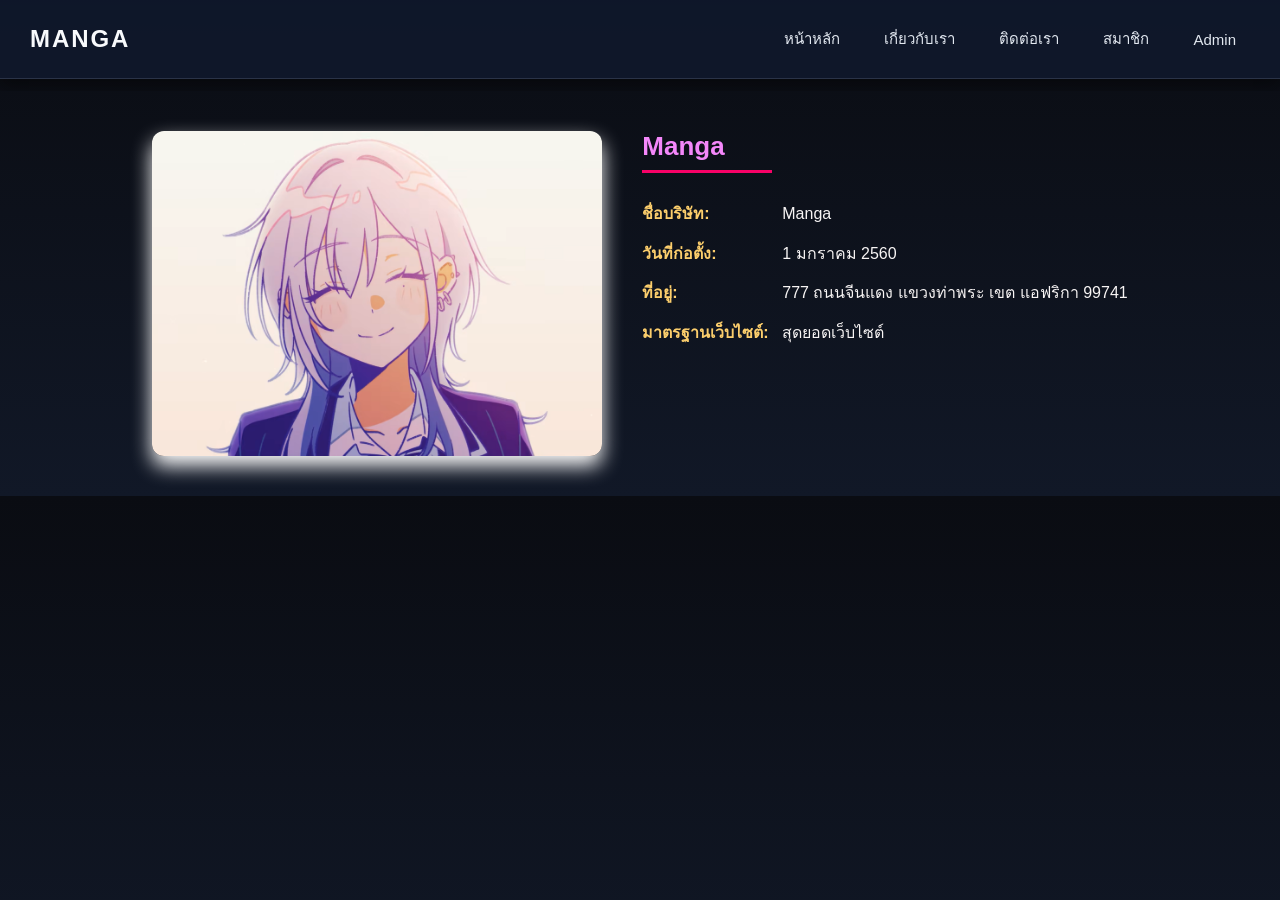
<file: about.html>
<!DOCTYPE html>
<html lang="th">
<head>
  <meta charset="UTF-8">
  <meta name="viewport" content="width=device-width, initial-scale=1.0">
  <title>เกี่ยวกับเรา</title>
    <link rel="stylesheet" href="css/navbar.css" />
    <link rel="stylesheet" href="css/product.css" />
    <link rel="stylesheet" href="css/detail.css" />
    <link rel="stylesheet" href="css/about.css" />
</head>
<body>
  <iframe
      id="menuFrame"
      src="menu.html"
      title="Menu"
      class="menu-iframe"
      style="width:100%; height:60px; border:none; overflow: hidden; display:block;"
      scrolling="no"
  ></iframe>

  <script>
    const menuFrame = document.getElementById('menuFrame');
    window.addEventListener('message', (event) => {
      if (event.data && event.data.type === 'set-menu-height' && menuFrame) {
        menuFrame.style.height = `${Math.max(60, Number(event.data.height) || 60)}px`;
      }
    });
  </script>

    <section class="about-company">
      <div class="company-image">
        <img src="img/สกรีนช็อต 2026-05-28 202932.png" alt="รูปบริษัท" />
      </div>
      <div class = "company-details">
        <h2>Manga</h2>
        <div class="red-line"></div>

        <div class="info-table">
          <div class="info-row">
            <div class="info-label">ชื่อบริษัท:</div>
            <div class="info-value">Manga</div>
          </div>
          <div class="info-row">
            <div class="info-label">วันที่ก่อตั้ง:</div>
            <div class="info-value">1 มกราคม 2560</div>
          </div>
          <div class="info-row">
            <div class="info-label">ที่อยู่:</div>
            <div class="info-value">777 ถนนจีนแดง แขวงท่าพระ  เขต แอฟริกา 99741</div>
          </div>
          <div class="info-row">
          <div class="info-label">มาตรฐานเว็บไซต์:</div>
          <div class="info-value">สุดยอดเว็บไซต์ </div>
        </div>
        </div>
      </div>
    </section>
</body>
</html>
</file>
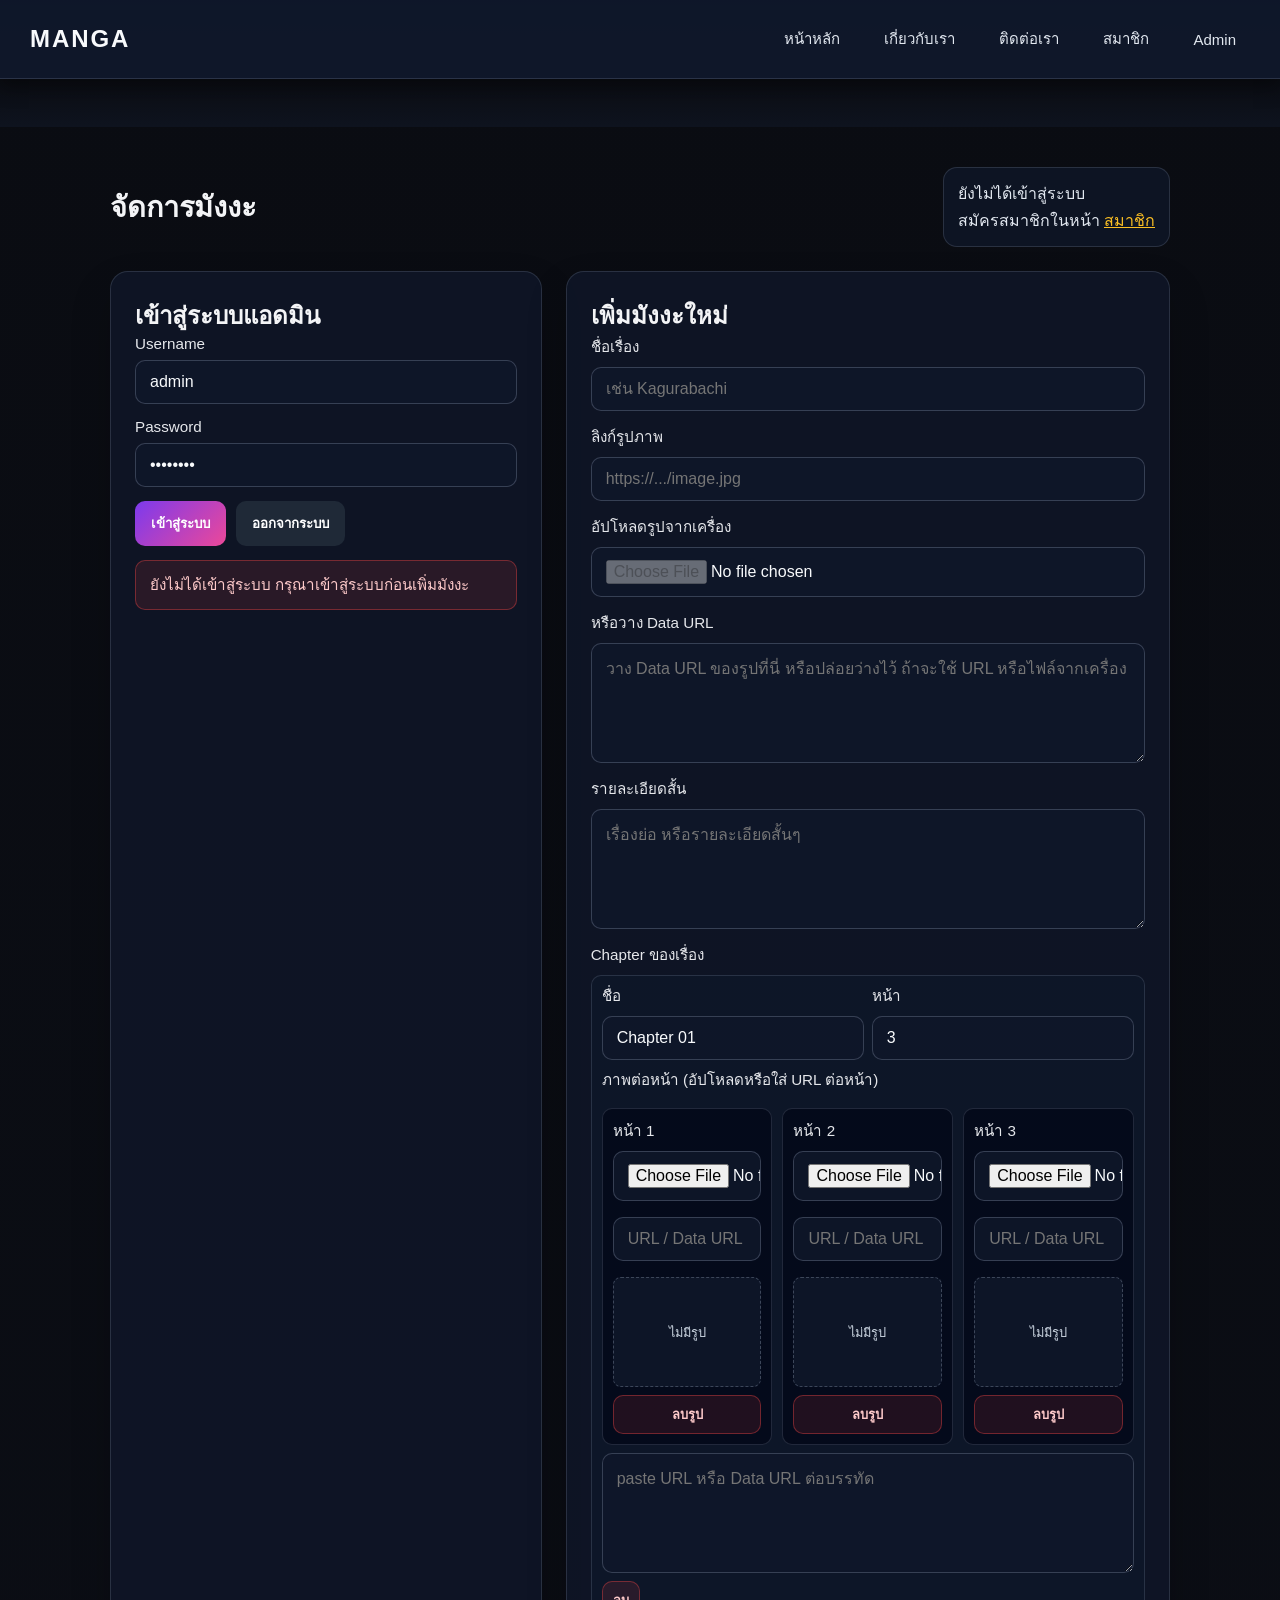
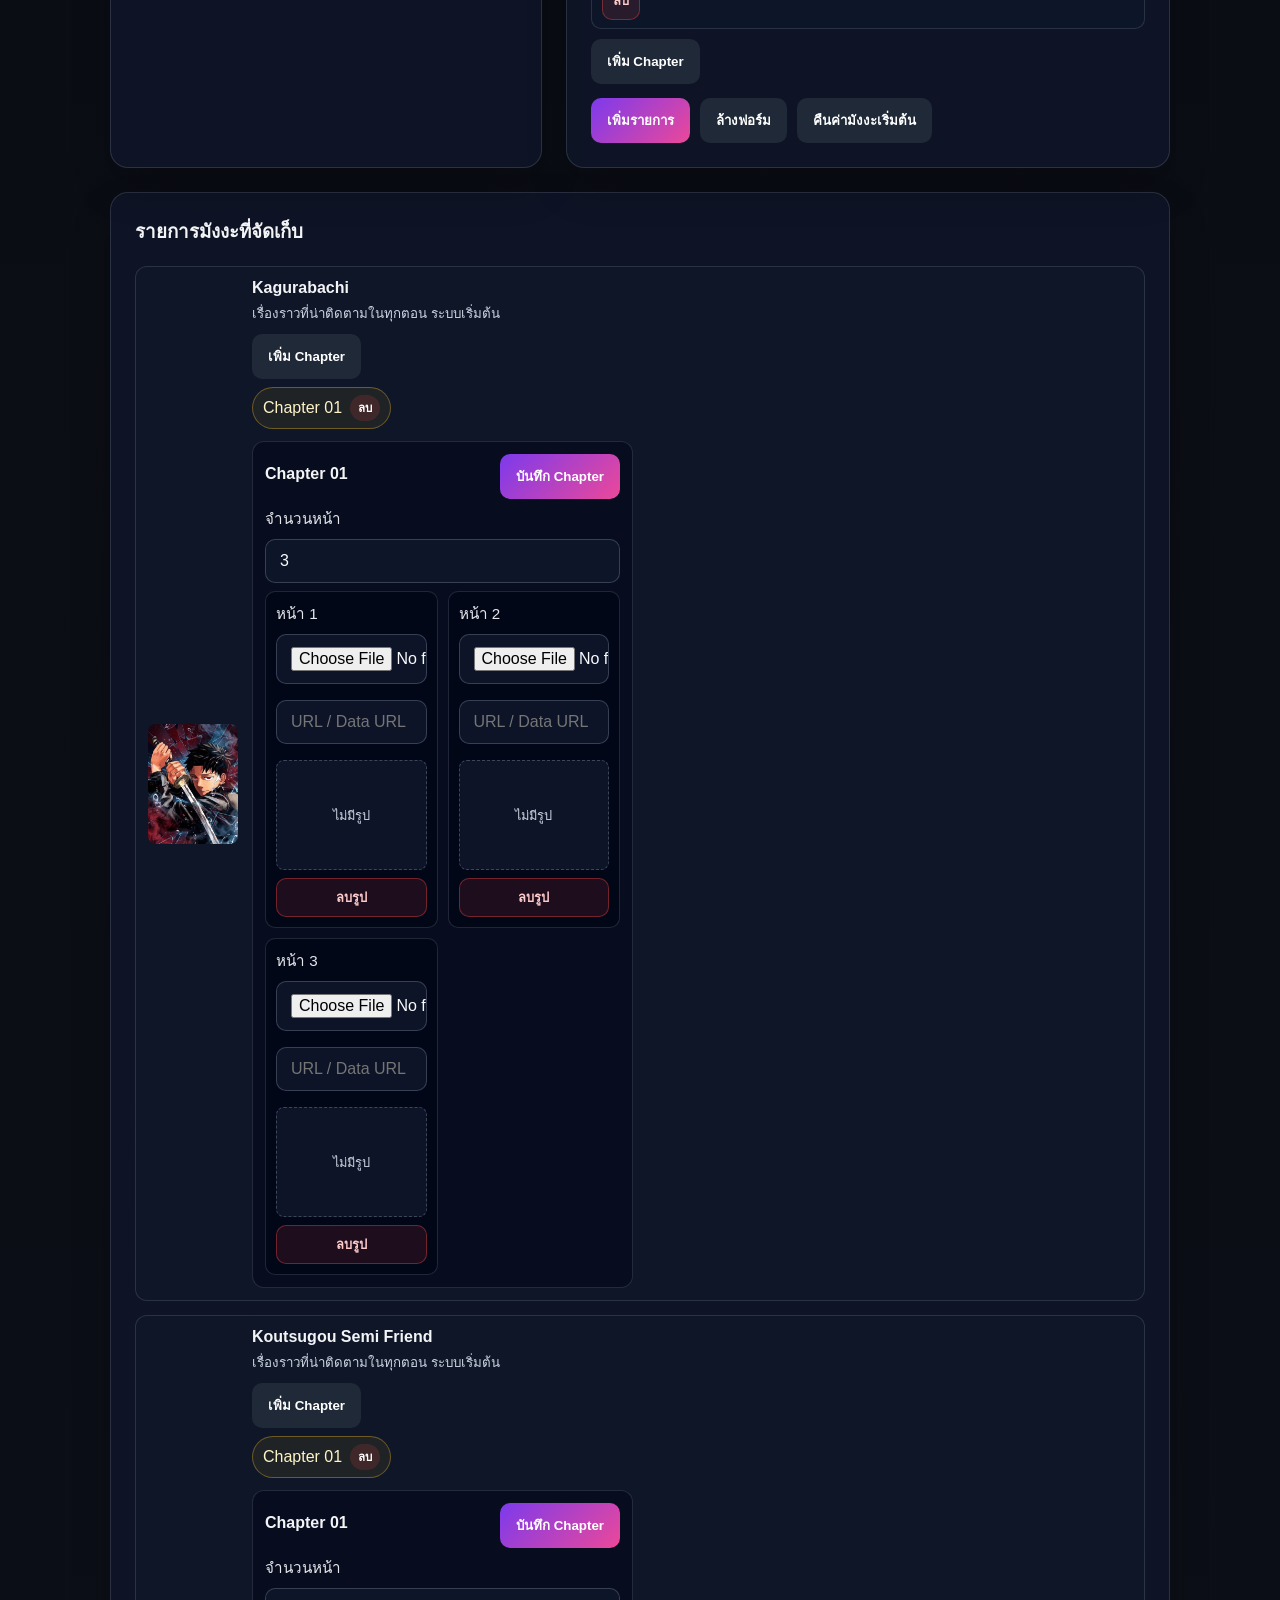
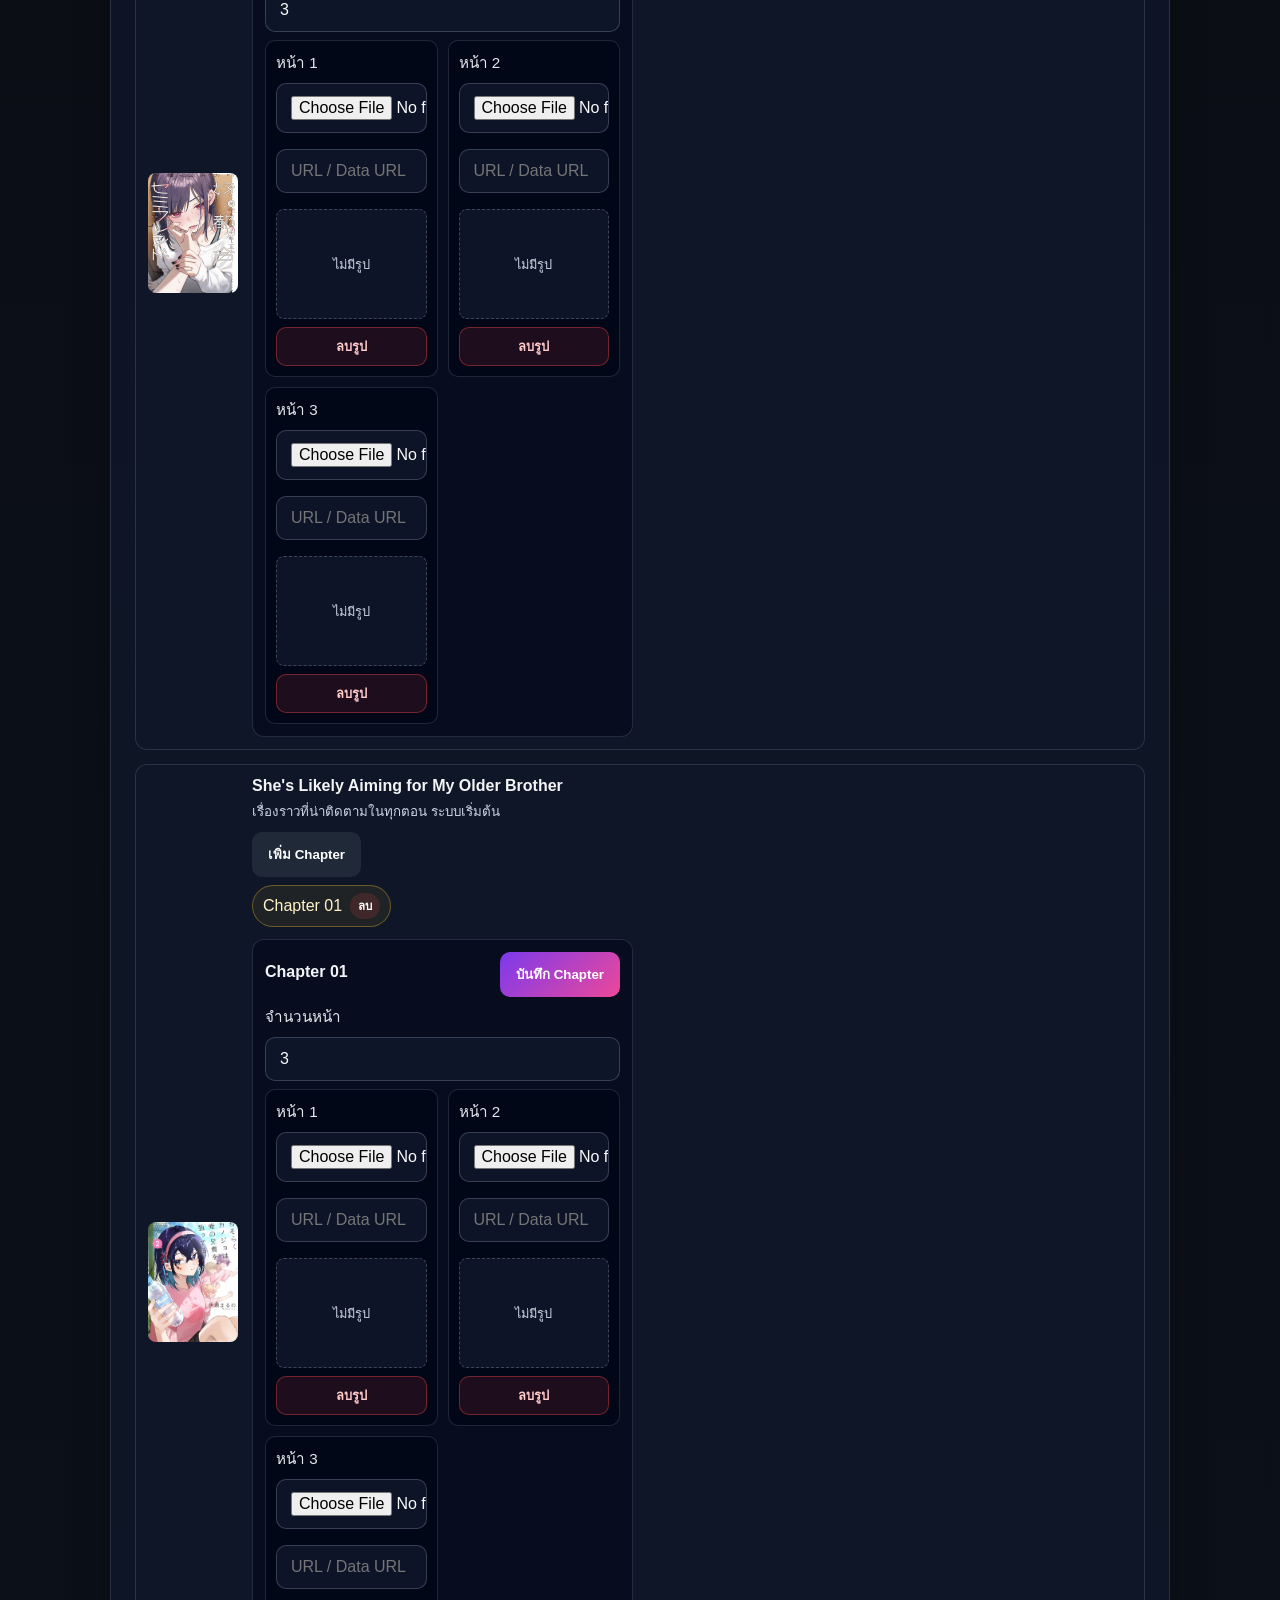
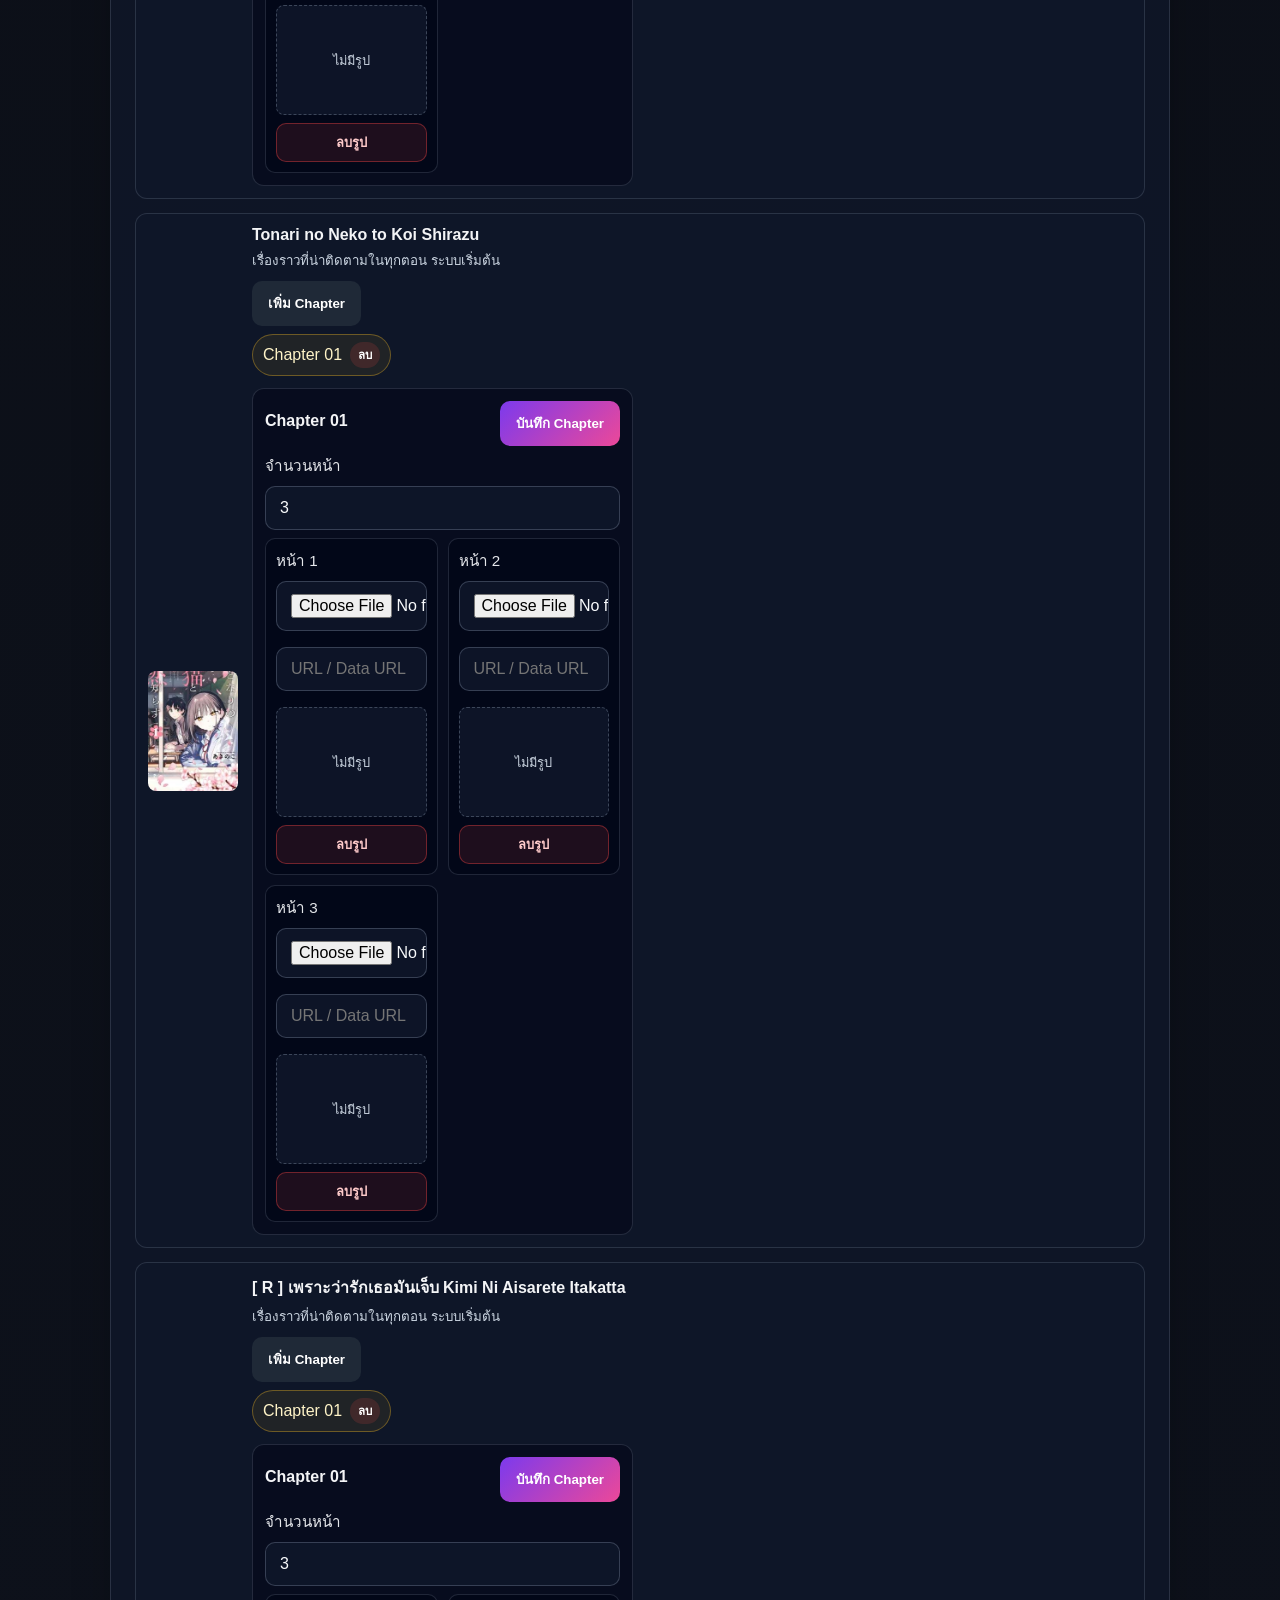
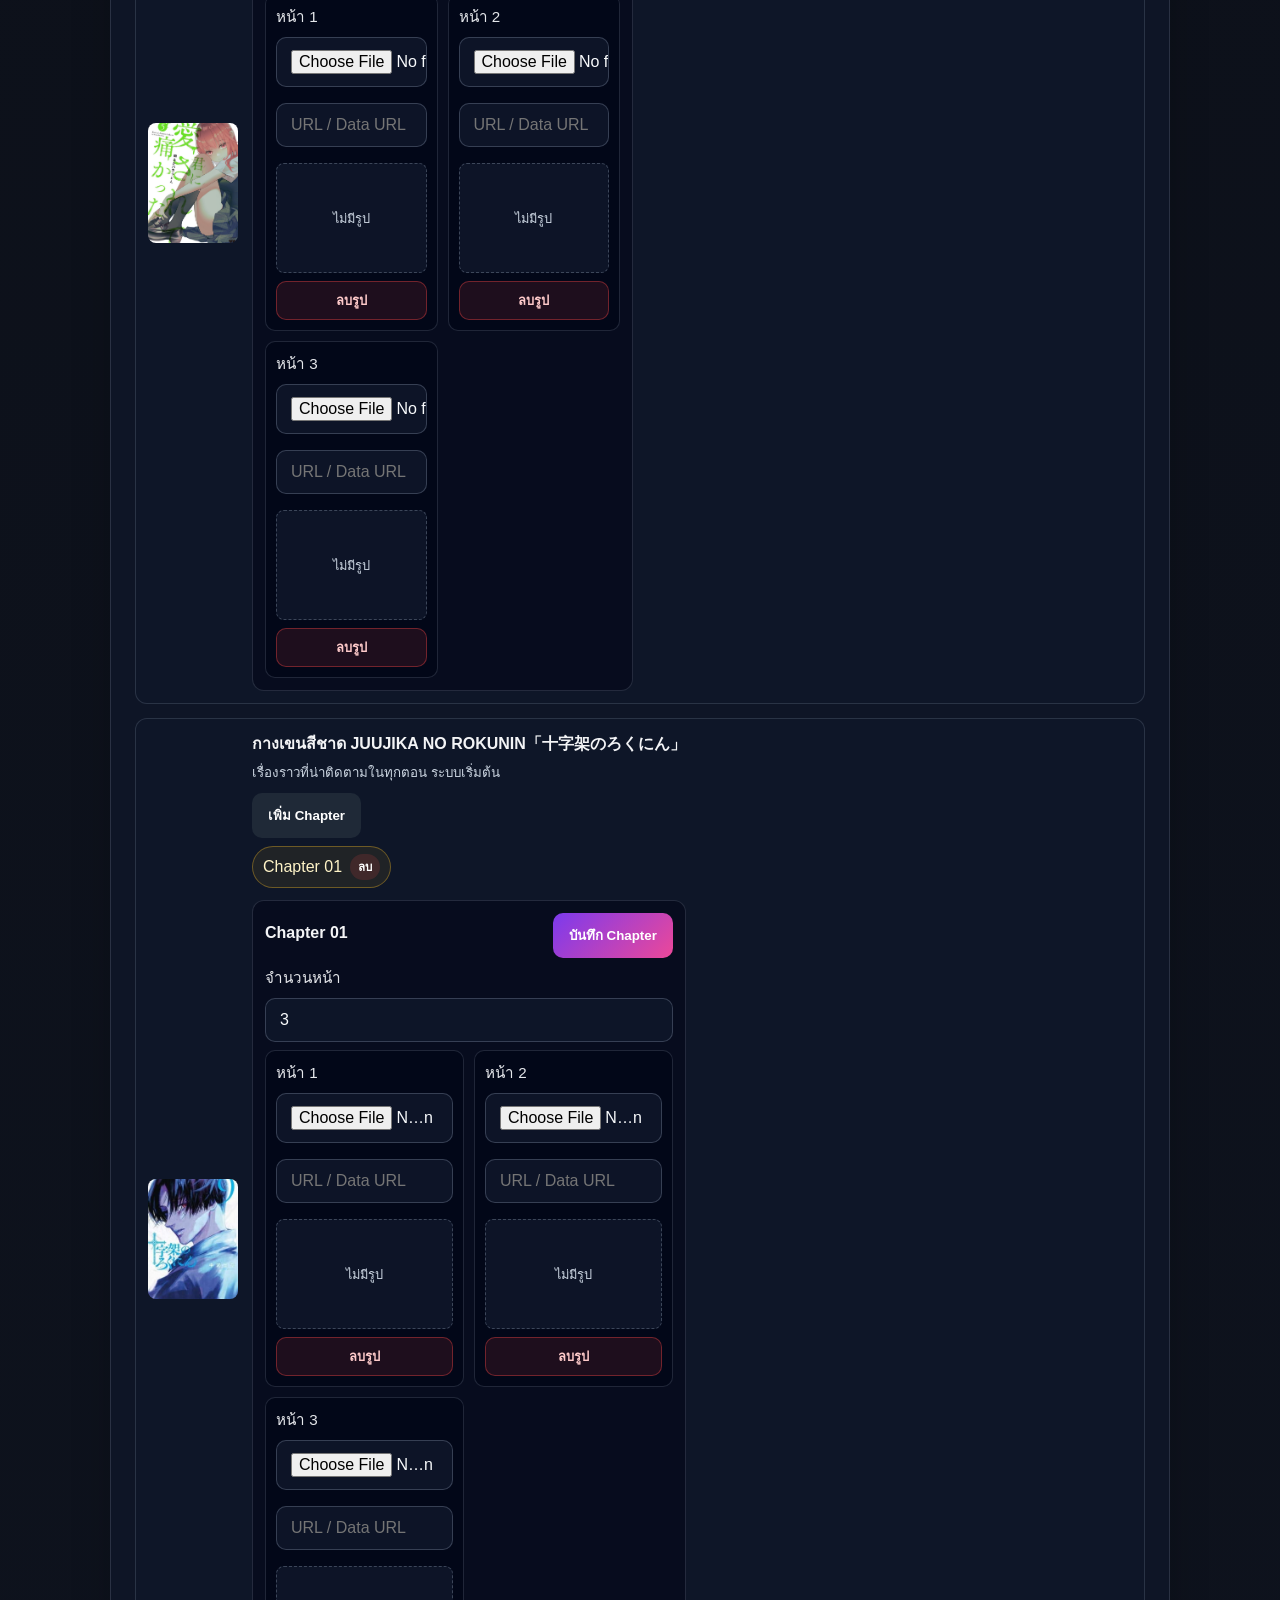
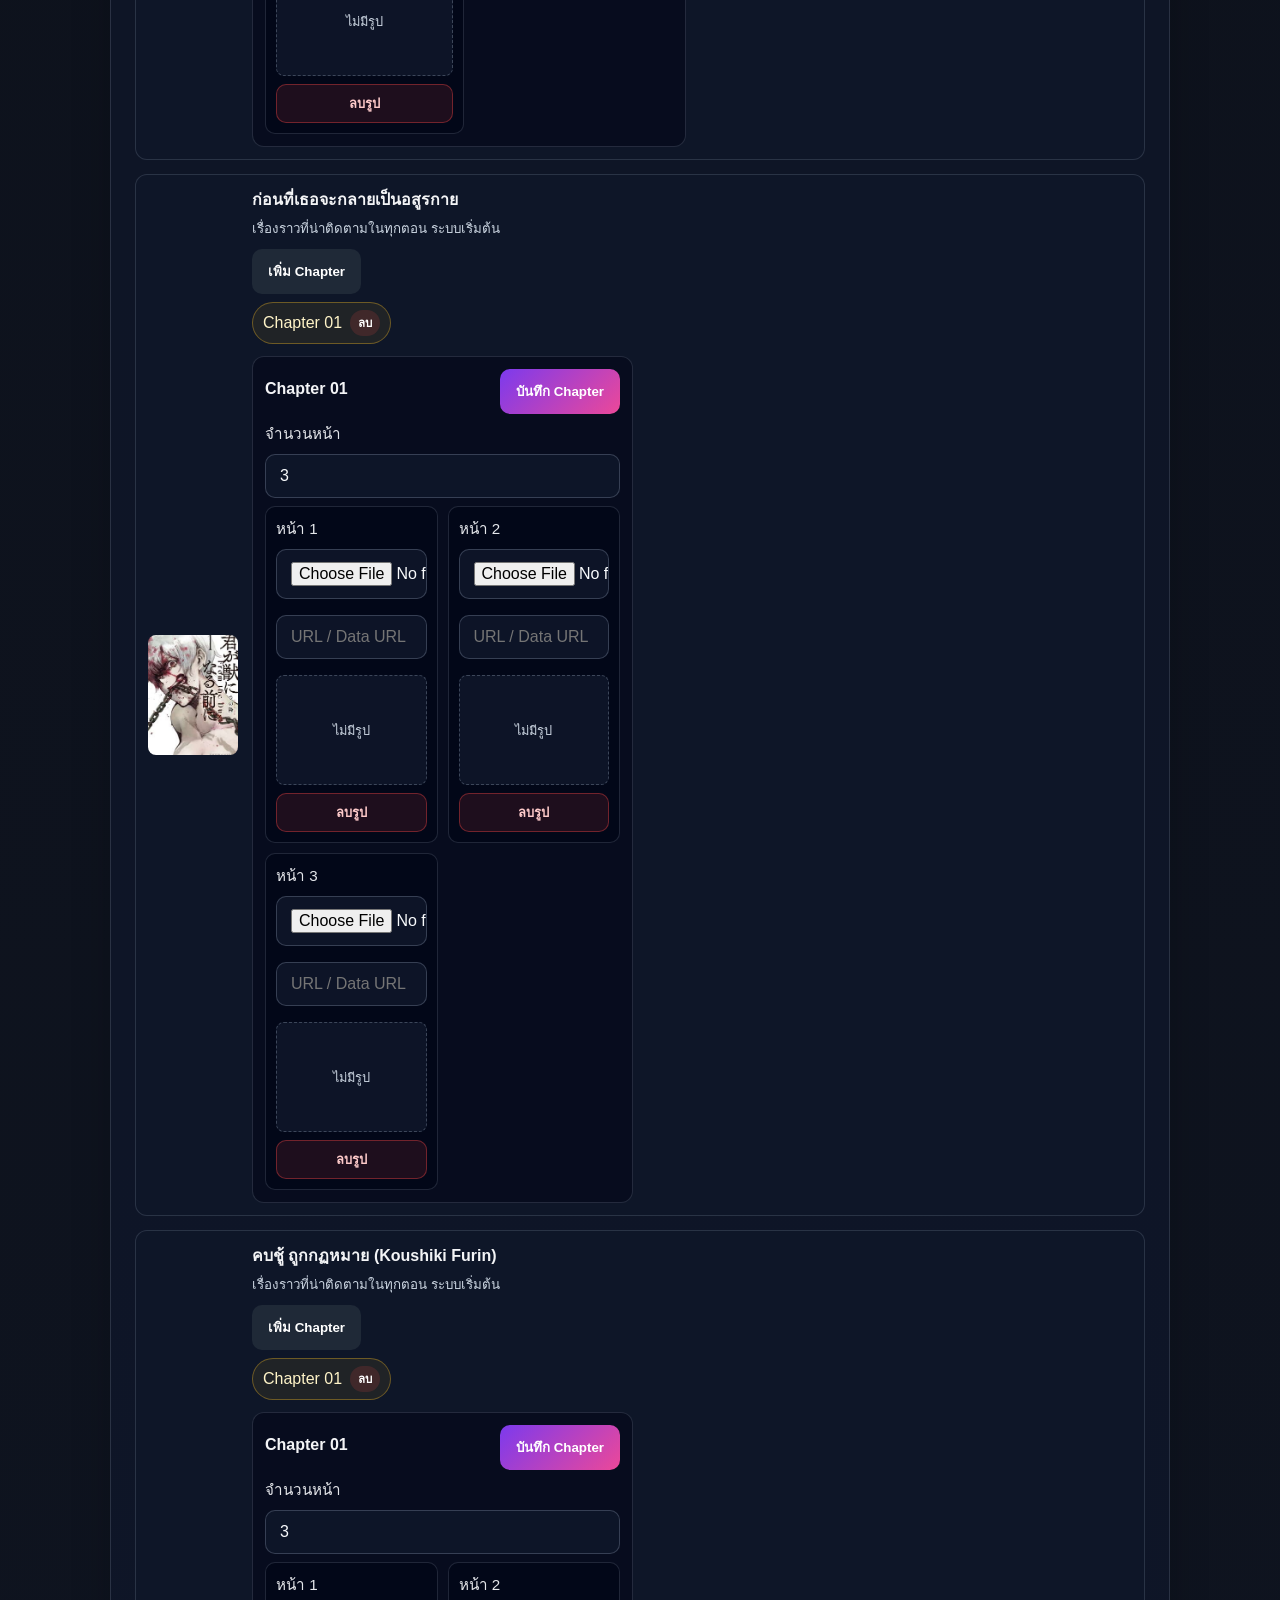
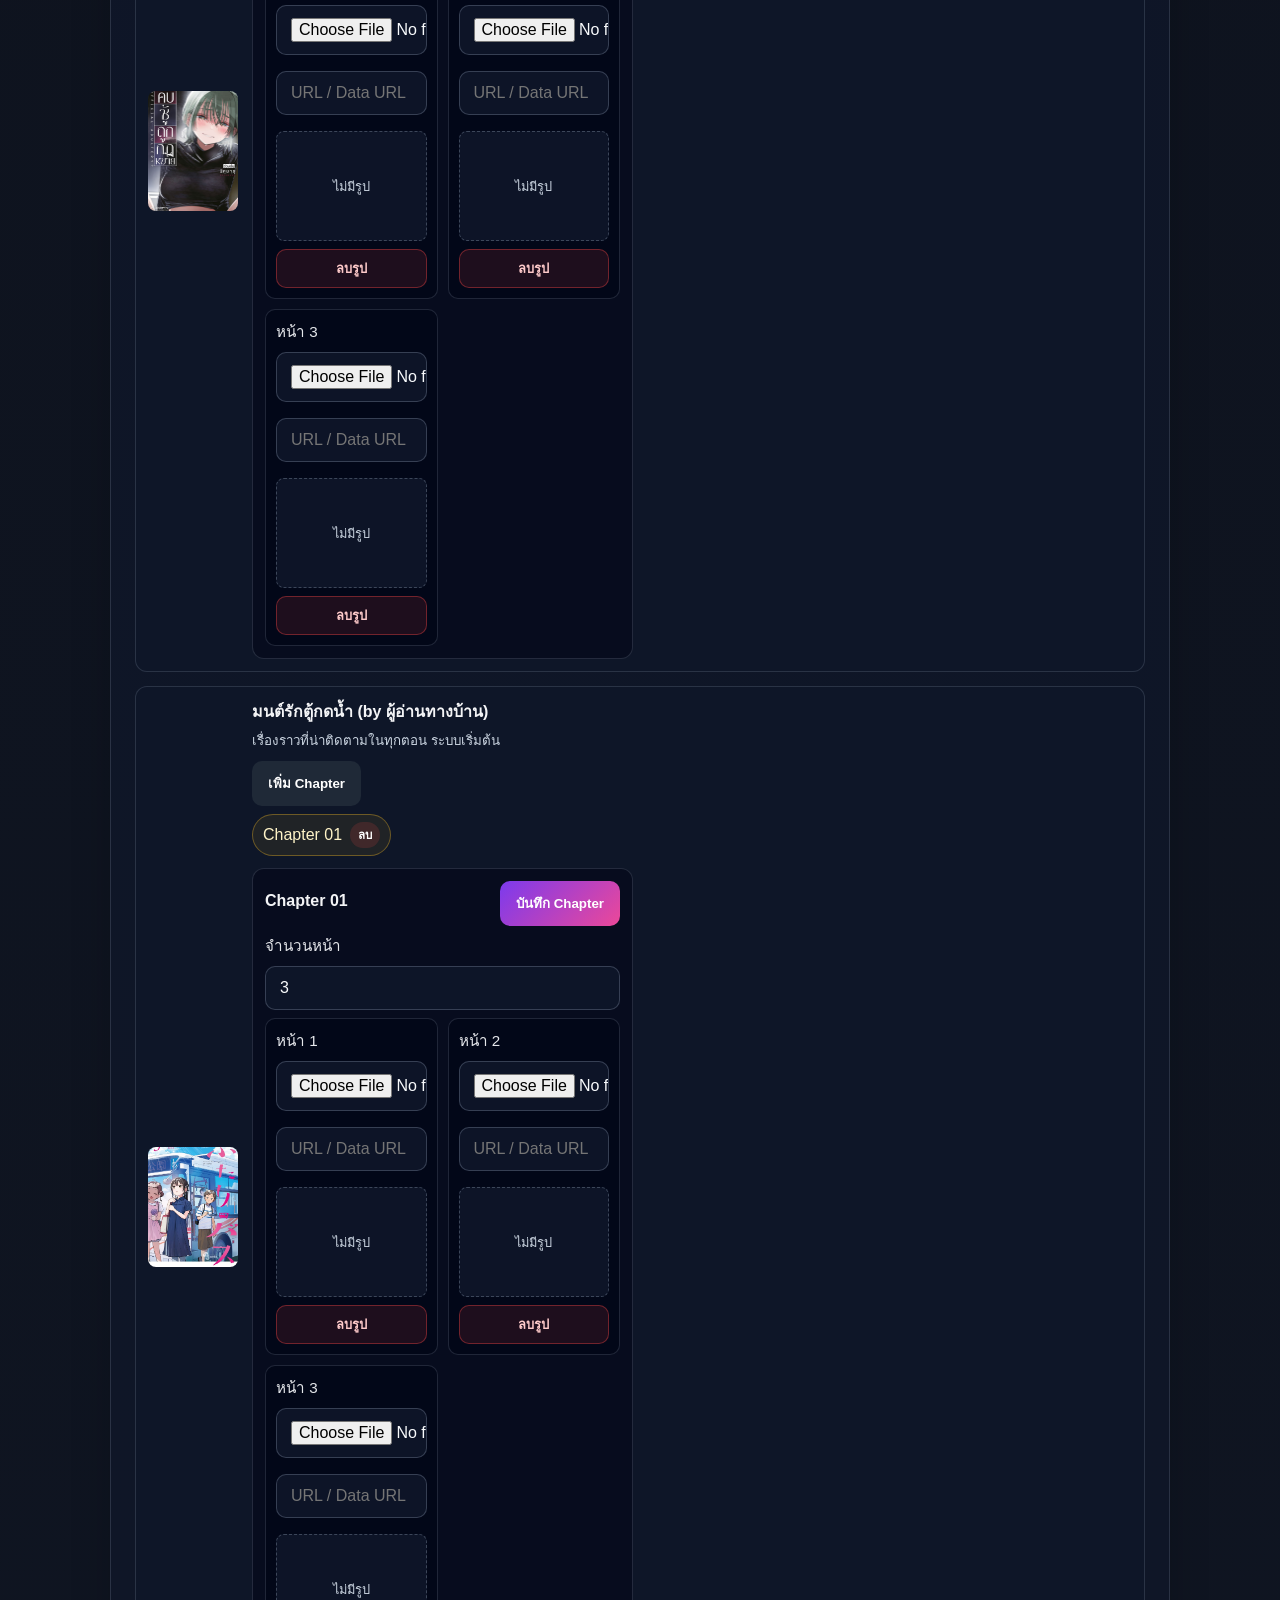
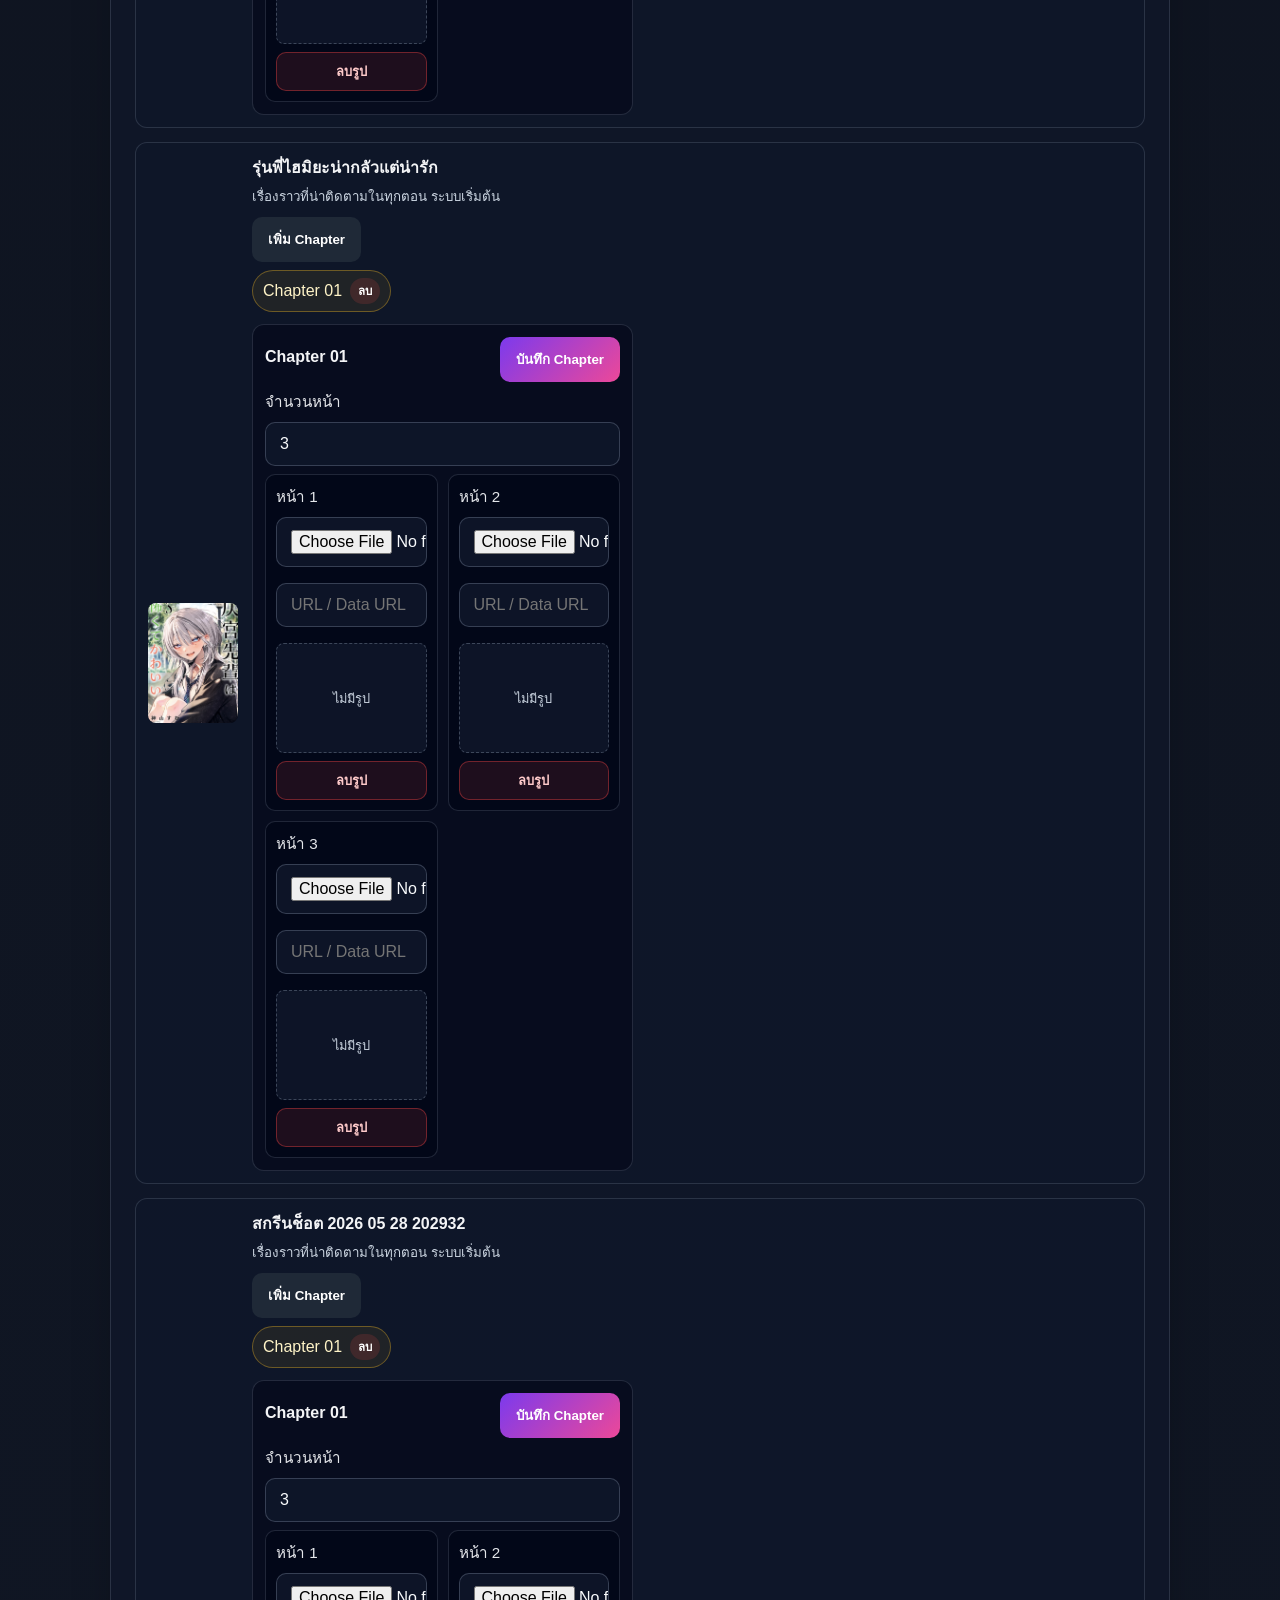
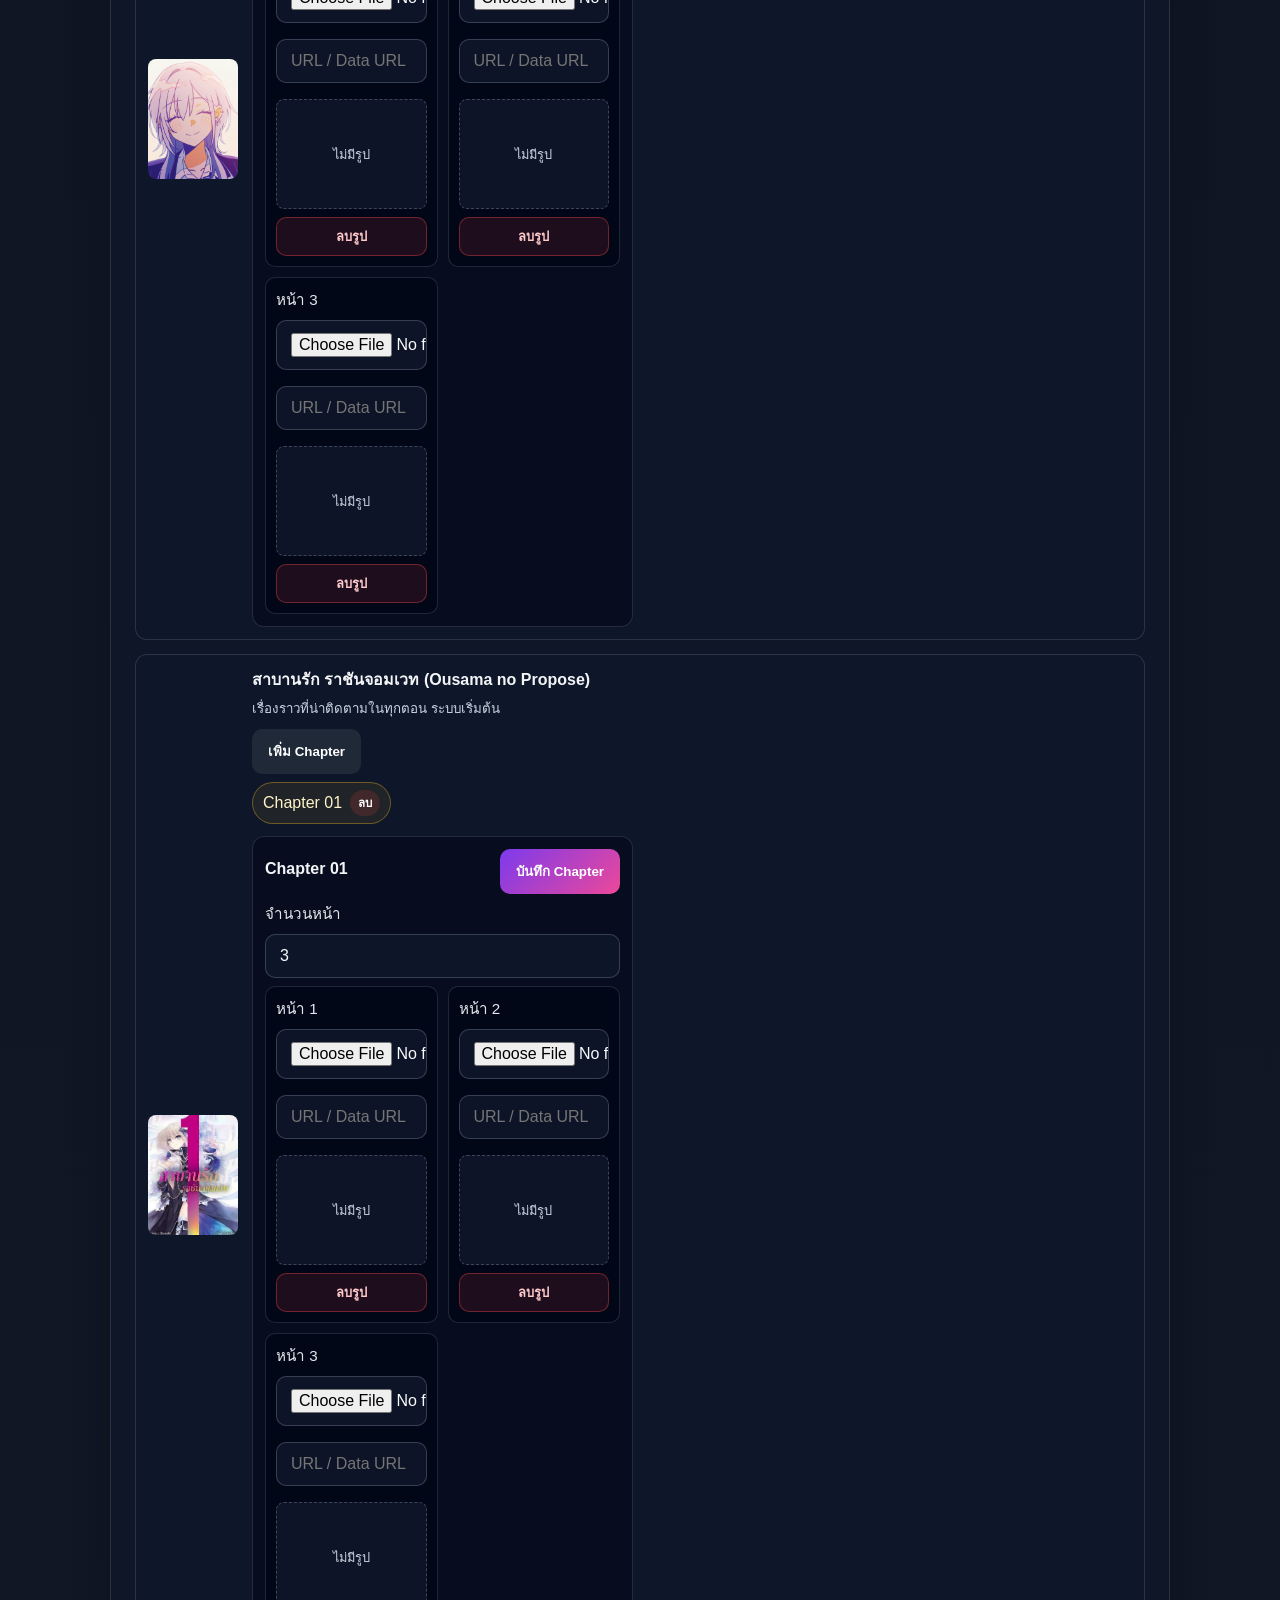
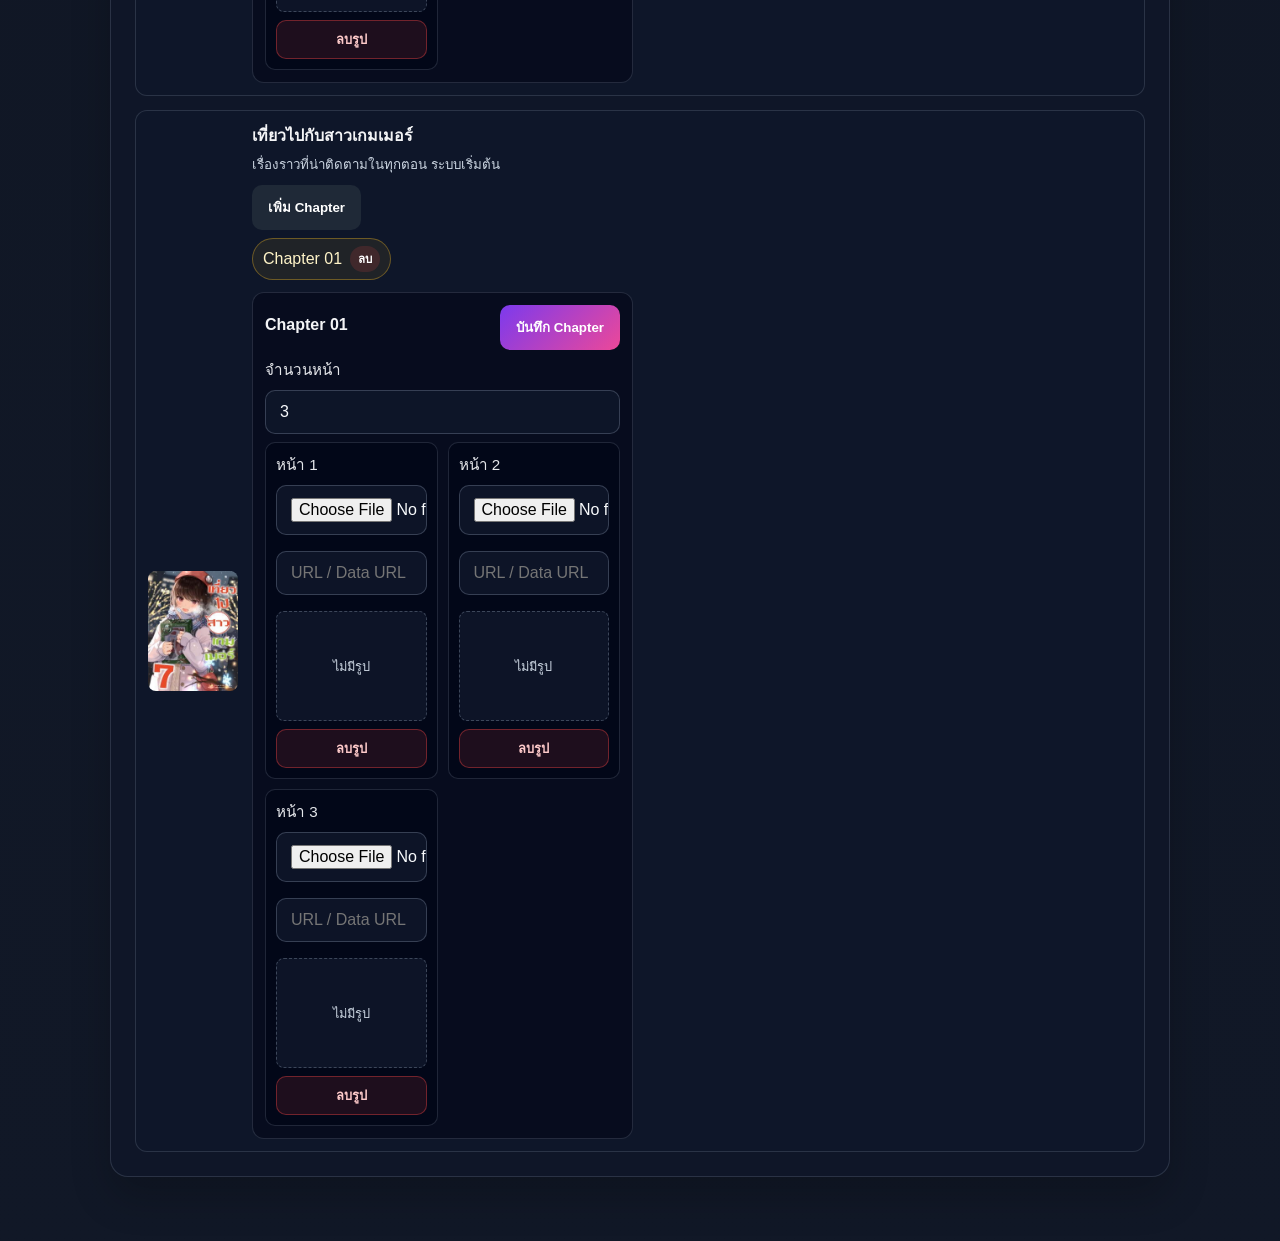
<file: admin.html>
<!doctype html>
<html lang="th">
  <head>
    <meta charset="UTF-8" />
    <meta name="viewport" content="width=device-width, initial-scale=1.0" />
    <title>Admin Manga</title>
    <link rel="stylesheet" href="css/navbar.css" />
    <link rel="stylesheet" href="css/product.css" />
    <link rel="stylesheet" href="css/detail.css" />
    <style>
      body {
        margin: 0;
        background: linear-gradient(180deg, #0a0c12 0%, #111827 100%);
        color: #f3f4f6;
        font-family: Arial, Helvetica, sans-serif;
      }

      .admin-wrap {
        max-width: 1100px;
        margin: 40px auto;
        padding: 0 20px 60px;
      }

      .admin-header {
        display: flex;
        justify-content: space-between;
        align-items: center;
        gap: 20px;
        margin-bottom: 24px;
      }

      .admin-header h1 {
        margin: 0;
        font-size: clamp(1.8rem, 2vw, 2.4rem);
      }

      .profile-widget {
        min-width: 220px;
        background: rgba(15, 23, 42, 0.75);
        border: 1px solid rgba(148, 163, 184, 0.2);
        border-radius: 14px;
        padding: 12px 14px;
        color: #e2e8f0;
        line-height: 1.7;
        text-align: left;
      }

      .admin-panel {
        display: grid;
        grid-template-columns: 1fr 1.4fr;
        gap: 24px;
      }

      .card {
        background: rgba(15, 23, 42, 0.8);
        border: 1px solid rgba(148, 163, 184, 0.2);
        border-radius: 18px;
        padding: 24px;
        box-shadow: 0 20px 40px rgba(0, 0, 0, 0.2);
      }

      .card h2, .card h3 {
        margin-top: 0;
      }

      form {
        display: flex;
        flex-direction: column;
        gap: 14px;
      }

      label {
        display: flex;
        flex-direction: column;
        gap: 8px;
        font-size: 0.95rem;
        color: #e5e7eb;
      }

      input, textarea {
        width: 100%;
        box-sizing: border-box;
        border: 1px solid rgba(148, 163, 184, 0.3);
        border-radius: 10px;
        background: rgba(15, 23, 42, 0.9);
        color: #f8fafc;
        padding: 12px 14px;
        font-size: 1rem;
      }

      textarea {
        min-height: 120px;
        resize: vertical;
      }

      .chapter-inline {
        display: flex;
        gap: 8px;
        margin-top: 10px;
        align-items: center;
        flex-wrap: wrap;
      }

      .chapter-inline input {
        width: 110px;
        min-width: 110px;
      }

      .chapter-list-editor {
        display: grid;
        gap: 10px;
        margin-top: 8px;
      }

      .chapter-row {
        display: flex;
        align-items: center;
        gap: 8px;
        flex-wrap: wrap;
        padding: 8px 10px;
        border: 1px solid rgba(148, 163, 184, 0.2);
        border-radius: 10px;
        background: rgba(15, 23, 42, 0.65);
      }

      .chapter-row label {
        flex: 1;
        min-width: 120px;
      }

      .chapter-row input {
        width: 100%;
      }

      .page-image-grid {
        display: grid;
        grid-template-columns: repeat(auto-fit, minmax(150px, 1fr));
        gap: 10px;
        width: 100%;
        margin-top: 8px;
      }

      .page-image-card {
        border: 1px solid rgba(148, 163, 184, 0.2);
        border-radius: 10px;
        background: rgba(2, 6, 23, 0.72);
        padding: 10px;
      }

      .page-image-card input[type="file"] {
        margin-bottom: 8px;
      }

      .page-image-card input[type="url"] {
        margin-bottom: 8px;
      }

      .page-image-preview {
        display: flex;
        align-items: center;
        justify-content: center;
        min-height: 110px;
        border: 1px dashed rgba(148, 163, 184, 0.35);
        border-radius: 8px;
        overflow: hidden;
        background: rgba(15, 23, 42, 0.9);
        color: #cbd5e1;
        font-size: 0.8rem;
      }

      .page-image-preview img {
        display: block;
        width: 100%;
        height: 110px;
        object-fit: cover;
      }

      .delete-page-image-btn,
      .chapter-row .remove-chapter-btn {
        padding: 8px 10px;
        font-size: 0.8rem;
        background: rgba(239, 68, 68, 0.12);
        border: 1px solid rgba(239, 68, 68, 0.4);
        color: #fecaca;
      }

      .chapter-summary {
        display: flex;
        flex-wrap: wrap;
        gap: 8px;
        margin-top: 8px;
      }

      .chapter-edit-panel {
        margin-top: 12px;
        padding: 12px;
        border: 1px solid rgba(148, 163, 184, 0.2);
        border-radius: 12px;
        background: rgba(2, 6, 23, 0.55);
      }

      .chapter-edit-header {
        display: flex;
        justify-content: space-between;
        align-items: center;
        gap: 10px;
        margin-bottom: 8px;
      }

      .chapter-pill {
        display: inline-flex;
        align-items: center;
        gap: 8px;
        padding: 7px 10px;
        border-radius: 999px;
        border: 1px solid rgba(251, 191, 36, 0.35);
        background: rgba(251, 191, 36, 0.08);
        color: #fef3c7;
      }

      .chapter-pill button {
        padding: 4px 8px;
        border-radius: 999px;
        font-size: 0.72rem;
        background: rgba(239, 68, 68, 0.16);
      }

      button {
        border: none;
        background: linear-gradient(135deg, #7c3aed, #ec4899);
        color: white;
        border-radius: 10px;
        padding: 12px 16px;
        font-weight: 700;
        cursor: pointer;
      }

      .actions {
        display: flex;
        gap: 10px;
        flex-wrap: wrap;
      }

      .secondary {
        background: #1f2937;
      }

      .notice {
        display: none;
        margin-top: 14px;
        padding: 12px 14px;
        border-radius: 10px;
        font-size: 0.95rem;
      }

      .notice.success {
        display: block;
        background: rgba(16, 185, 129, 0.12);
        border: 1px solid rgba(16, 185, 129, 0.4);
        color: #a7f3d0;
      }

      .notice.error {
        display: block;
        background: rgba(239, 68, 68, 0.12);
        border: 1px solid rgba(239, 68, 68, 0.4);
        color: #fecaca;
      }

      .list {
        display: grid;
        gap: 14px;
        margin-top: 20px;
      }

      .item {
        display: flex;
        gap: 14px;
        align-items: center;
        background: rgba(15, 23, 42, 0.75);
        border: 1px solid rgba(148, 163, 184, 0.2);
        border-radius: 12px;
        padding: 12px;
      }

      .item img {
        width: 90px;
        height: 120px;
        object-fit: cover;
        border-radius: 8px;
        flex-shrink: 0;
      }

      .item strong {
        display: block;
        margin-bottom: 6px;
      }

      .item small {
        color: #cbd5e1;
      }

      @media (max-width: 860px) {
        .admin-panel {
          grid-template-columns: 1fr;
        }
      }
    </style>
  </head>
  <body>
    <iframe
      id="menuFrame"
      src="menu.html"
      title="Menu"
      class="menu-iframe"
      style="width: 100%; height: 60px; border: none; overflow: hidden; display: block;"
      scrolling="no"
    ></iframe>

    <script>
      const menuFrame = document.getElementById('menuFrame');
      window.addEventListener('message', (event) => {
        if (event.data && event.data.type === 'set-menu-height' && menuFrame) {
          menuFrame.style.height = `${Math.max(60, Number(event.data.height) || 60)}px`;
        }
      });
    </script>

    <main class="admin-wrap">
      <header class="admin-header">
        <h1>จัดการมังงะ</h1>
        <div id="profileWidget" class="profile-widget">ยังไม่ได้เข้าสู่ระบบ</div>
      </header>

      <div class="admin-panel">
        <section class="card">
          <h2>เข้าสู่ระบบแอดมิน</h2>
          <form id="loginForm">
            <label>
              Username
              <input type="text" id="username" value="admin" required />
            </label>
            <label>
              Password
              <input type="password" id="password" value="admin123" required />
            </label>
            <div class="actions">
              <button type="submit">เข้าสู่ระบบ</button>
              <button type="button" class="secondary" id="logoutBtn">ออกจากระบบ</button>
            </div>
          </form>
          <div id="authNotice" class="notice"></div>
        </section>

        <section class="card">
          <h2>เพิ่มมังงะใหม่</h2>
          <form id="mangaForm">
            <label>
              ชื่อเรื่อง
              <input type="text" id="title" placeholder="เช่น Kagurabachi" required />
            </label>
            <label>
              ลิงก์รูปภาพ
              <input type="url" id="imageUrl" placeholder="https://.../image.jpg" />
            </label>
            <label>
              อัปโหลดรูปจากเครื่อง
              <input type="file" id="imageFile" accept="image/*" />
            </label>
            <label>
              หรือวาง Data URL
              <textarea id="imageData" placeholder="วาง Data URL ของรูปที่นี่ หรือปล่อยว่างไว้ ถ้าจะใช้ URL หรือไฟล์จากเครื่อง"></textarea>
            </label>
            <label>
              รายละเอียดสั้น
              <textarea id="description" placeholder="เรื่องย่อ หรือรายละเอียดสั้นๆ"></textarea>
            </label>
            <div>
              <label>Chapter ของเรื่อง</label>
              <div id="chapterDraftList" class="chapter-list-editor"></div>
              <div class="actions" style="margin-top: 10px;">
                <button type="button" class="secondary" id="addChapterDraftBtn">เพิ่ม Chapter</button>
              </div>
            </div>
            <div class="actions">
              <button type="submit">เพิ่มรายการ</button>
              <button type="reset" class="secondary">ล้างฟอร์ม</button>
              <button type="button" class="secondary" id="resetGalleryBtn">คืนค่ามังงะเริ่มต้น</button>
            </div>
          </form>
          <div id="mangaNotice" class="notice"></div>
        </section>
      </div>

      <section class="card" style="margin-top: 24px;">
        <h3>รายการมังงะที่จัดเก็บ</h3>
        <div id="mangaList" class="list"></div>
      </section>
    </main>

    <script>
      const ADMIN_USERNAME = 'admin';
      const ADMIN_PASSWORD = 'admin123';
      const GALLERY_STORAGE_KEY = 'mangaGalleryItems';
      const defaultGalleryFiles = [
        'Kagurabachi.jpg',
        'Koutsugou Semi-Friend.jpg',
        "She's Likely Aiming for My Older Brother.jpg",
        'Tonari no Neko to Koi Shirazu.jpg',
        '[ R ] เพราะว่ารักเธอมันเจ็บ - Kimi Ni Aisarete Itakatta.jpg',
        'กางเขนสีชาด - JUUJIKA NO ROKUNIN「十字架のろくにん」.jpg',
        'ก่อนที่เธอจะกลายเป็นอสูรกาย.jpg',
        'คบชู้ ถูกกฏหมาย (Koushiki Furin).jpg',
        'มนต์รักตู้กดน้ำ (by ผู้อ่านทางบ้าน).jpg',
        'รุ่นพี่ไฮมิยะน่ากลัวแต่น่ารัก.jpg',
        'สกรีนช็อต 2026-05-28 202932.png',
        'สาบานรัก ราชันจอมเวท (Ousama no Propose).jpg',
        'เที่ยวไปกับสาวเกมเมอร์.jpg',
      ];

      const loginForm = document.getElementById('loginForm');
      const authNotice = document.getElementById('authNotice');
      const mangaForm = document.getElementById('mangaForm');
      const mangaNotice = document.getElementById('mangaNotice');
      const mangaList = document.getElementById('mangaList');
      const logoutBtn = document.getElementById('logoutBtn');
      const resetGalleryBtn = document.getElementById('resetGalleryBtn');
      const addChapterDraftBtn = document.getElementById('addChapterDraftBtn');
      const chapterDraftList = document.getElementById('chapterDraftList');

      function buildChapterName(index) {
        return `Chapter ${String(index).padStart(2, '0')}`;
      }

      function createDraftChapterRow(index, name = buildChapterName(index), pages = 3, pageImages = []) {
        const row = document.createElement('div');
        row.className = 'chapter-row';
        const safePages = Math.max(1, Number(pages) || 3);
        const normalizedPageImages = Array.isArray(pageImages) ? pageImages.slice(0, safePages).map((img) => String(img || '').trim()) : [];

        row.innerHTML = `
          <label>
            <span>ชื่อ</span>
            <input type="text" value="${escapeHtml(name)}" data-role="chapter-name" data-index="${index}" />
          </label>
          <label>
            <span>หน้า</span>
            <input type="number" min="1" value="${safePages}" data-role="chapter-pages" data-index="${index}" />
          </label>
          <label style="flex: 1 1 100%; min-width: 100%;">
            <span>ภาพต่อหน้า (อัปโหลดหรือใส่ URL ต่อหน้า)</span>
            <div class="page-image-grid">
              ${Array.from({ length: safePages }, (_, pageIndex) => {
                const pageImage = normalizedPageImages[pageIndex] || '';
                return `
                  <div class="page-image-card">
                    <label>
                      <span>หน้า ${pageIndex + 1}</span>
                      <input type="file" accept="image/*" data-role="page-file" data-index="${index}" data-page-index="${pageIndex}" />
                      <input type="url" value="${escapeHtml(pageImage)}" data-role="page-url" data-index="${index}" data-page-index="${pageIndex}" placeholder="URL / Data URL" />
                      <div class="page-image-preview">
                        ${pageImage ? `<img src="${escapeHtml(pageImage)}" alt="หน้า ${pageIndex + 1}" />` : '<span>ไม่มีรูป</span>'}
                      </div>
                      <button type="button" class="delete-page-image-btn" data-index="${index}" data-page-index="${pageIndex}" ${pageImage ? '' : 'disabled'}>ลบรูป</button>
                    </label>
                  </div>
                `;
              }).join('')}
            </div>
            <textarea data-role="chapter-page-images" data-index="${index}" placeholder="paste URL หรือ Data URL ต่อบรรทัด">${escapeHtml(normalizedPageImages.join('\n'))}</textarea>
          </label>
          <button type="button" class="remove-chapter-btn" data-index="${index}">ลบ</button>
        `;
        return row;
      }

      function refreshDraftChapterList() {
        const rows = [...chapterDraftList.querySelectorAll('.chapter-row')];
        if (!rows.length) {
          chapterDraftList.appendChild(createDraftChapterRow(1, buildChapterName(1), 3));
        }
      }

      function getDraftChapterList() {
        const rows = [...chapterDraftList.querySelectorAll('.chapter-row')];
        if (!rows.length) {
          return [{ name: 'Chapter 01', pages: 3, pageImages: ['', '', ''] }];
        }

        return rows.map((row, index) => {
          const nameInput = row.querySelector('[data-role="chapter-name"]');
          const pagesInput = row.querySelector('[data-role="chapter-pages"]');
          const pageUrlInputs = [...row.querySelectorAll('[data-role="page-url"]')];
          const textarea = row.querySelector('[data-role="chapter-page-images"]');

          const name = (nameInput?.value || buildChapterName(index + 1)).trim() || buildChapterName(index + 1);
          const pages = Math.max(1, Number(pagesInput?.value) || 3);

          const rawPageImages = pageUrlInputs.length
            ? Array.from({ length: pages }, (_, pageIndex) => {
                const element = row.querySelector(`[data-role="page-url"][data-page-index="${pageIndex}"]`);
                return String(element?.value || '').trim();
              })
            : (textarea?.value || '')
              .split(/\r?\n/)
              .map((line) => line.trim())
              .filter((line) => line.length > 0);

          const pageImages = Array.from({ length: pages }, (_, pageIndex) => rawPageImages[pageIndex] || '');
          return { name, pages, pageImages };
        });
      }

      function syncDraftChapterRow(row) {
        const pagesInput = row.querySelector('[data-role="chapter-pages"]');
        const pages = Math.max(1, Number(pagesInput?.value) || 3);
        const pageUrlFields = [...row.querySelectorAll('[data-role="page-url"]')];
        const currentValues = Array.from({ length: pages }, (_, pageIndex) => {
          const element = row.querySelector(`[data-role="page-url"][data-page-index="${pageIndex}"]`);
          return String(element?.value || '').trim();
        });

        const textarea = row.querySelector('[data-role="chapter-page-images"]');
        if (textarea) {
          textarea.value = currentValues.join('\n');
        }

        pageUrlFields.forEach((field) => {
          const pageIndex = Number(field.dataset.pageIndex || 0);
          const value = currentValues[pageIndex] || '';
          const preview = field.closest('.page-image-card')?.querySelector('.page-image-preview');
          const button = field.closest('.page-image-card')?.querySelector('.delete-page-image-btn');

          if (preview) {
            if (value) {
              preview.innerHTML = `<img src="${escapeHtml(value)}" alt="หน้า ${pageIndex + 1}" />`;
            } else {
              preview.innerHTML = '<span>ไม่มีรูป</span>';
            }
          }

          if (button) {
            button.disabled = !value;
          }
        });
      }

      function escapeHtml(value) {
        return String(value || '')
          .replace(/&/g, '&amp;')
          .replace(/</g, '&lt;')
          .replace(/>/g, '&gt;')
          .replace(/"/g, '&quot;')
          .replace(/'/g, '&#039;');
      }

      function getDisplayName(fileName) {
        const cleaned = String(fileName || '').replace(/\.[^/.]+$/, '');
        return cleaned.replace(/[-_]+/g, ' ').replace(/\s{2,}/g, ' ').trim() || 'Image';
      }

      function toSlug(value) {
        return String(value || '')
          .toLowerCase()
          .normalize('NFD')
          .replace(/[\u0300-\u036f]/g, '')
          .replace(/[^a-z0-9\s-]/g, '')
          .trim()
          .replace(/\s+/g, '-')
          .replace(/-+/g, '-');
      }

      function getDefaultGalleryItems() {
        return defaultGalleryFiles.map((fileName) => ({
          title: getDisplayName(fileName),
          image: `img/${fileName}`,
          slug: toSlug(getDisplayName(fileName)),
          description: 'เรื่องราวที่น่าติดตามในทุกตอน',
          createdBy: 'system',
          role: 'admin',
          chapters: [{ name: 'Chapter 01', pages: 3, pageImages: ['', '', ''] }],
        }));
      }

      function showNotice(element, message, type) {
        element.textContent = message;
        element.className = `notice ${type}`;
      }

      function normalizeChapter(chapter, fallbackIndex = 1) {
        const name = chapter && chapter.name ? chapter.name.trim() : `Chapter ${String(fallbackIndex).padStart(2, '0')}`;
        const pages = Number(chapter && chapter.pages) > 0 ? Number(chapter.pages) : 3;
        const pageImages = Array.isArray(chapter && chapter.pageImages)
          ? chapter.pageImages.slice(0, pages).map((img) => String(img || '').trim())
          : Array.from({ length: pages }, () => '');
        return { name, pages, pageImages };
      }

      function createDefaultChapterSet() {
        return [{ name: 'Chapter 01', pages: 3, pageImages: ['', '', ''] }];
      }

      function ensureItemStructure(item, index = 0) {
        const safeItem = item && typeof item === 'object' ? item : {};
        const chapters = Array.isArray(safeItem.chapters) && safeItem.chapters.length
          ? safeItem.chapters.map((chapter, chapterIndex) => normalizeChapter(chapter, chapterIndex + 1))
          : createDefaultChapterSet();

        return {
          title: safeItem.title || `Manga ${index + 1}`,
          image: safeItem.image || '',
          description: safeItem.description || '',
          slug: safeItem.slug || toSlug(safeItem.title || `Manga ${index + 1}`),
          isCustom: Boolean(safeItem.isCustom),
          createdBy: safeItem.createdBy || 'system',
          role: safeItem.role || 'admin',
          chapters,
        };
      }

      function getGalleryItems() {
        try {
          const value = localStorage.getItem(GALLERY_STORAGE_KEY);
          if (!value) {
            return getDefaultGalleryItems();
          }
          const parsed = JSON.parse(value);
          if (!Array.isArray(parsed)) {
            return getDefaultGalleryItems();
          }
          return parsed.map((item, index) => ensureItemStructure(item, index));
        } catch (error) {
          return getDefaultGalleryItems();
        }
      }

      function saveGalleryItems(items) {
        localStorage.setItem(GALLERY_STORAGE_KEY, JSON.stringify(items.map((item, index) => ensureItemStructure(item, index))));
      }

      function isLoggedIn() {
        return localStorage.getItem('adminLoggedIn') === 'true';
      }

      function getMemberAccounts() {
        try {
          const stored = localStorage.getItem('mangaUserAccounts');
          return stored ? JSON.parse(stored) : [];
        } catch (error) {
          return [];
        }
      }

      function saveMemberAccounts(accounts) {
        localStorage.setItem('mangaUserAccounts', JSON.stringify(accounts));
      }

      function getCurrentUser() {
        try {
          const stored = localStorage.getItem('mangaCurrentUser');
          return stored ? JSON.parse(stored) : null;
        } catch (error) {
          return null;
        }
      }

      function setCurrentUser(user) {
        localStorage.setItem('mangaCurrentUser', JSON.stringify(user));
      }

      function clearCurrentUser() {
        localStorage.removeItem('mangaCurrentUser');
      }

      function isMemberLoggedIn() {
        const user = getCurrentUser();
        return !!user && user.role === 'user';
      }

      function canManageItem(item) {
        if (isLoggedIn()) return true;
        const user = getCurrentUser();
        return !!user && item && item.createdBy === user.username;
      }

      function renderUserProfile() {
        const user = getCurrentUser();
        const profileBox = document.getElementById('profileWidget');

        if (!user) {
          profileBox.innerHTML = 'ยังไม่ได้เข้าสู่ระบบ<br />สมัครสมาชิกในหน้า <a href="member.html" target="_self" style="color:#fbbf24;">สมาชิก</a>';
          return;
        }

        profileBox.innerHTML = `
          <strong>ชื่อผู้ใช้:</strong> ${escapeHtml(user.username)}<br />
          <strong>บทบาท:</strong> สมาชิกทั่วไป<br />
          <strong>สถานะ:</strong> อัปโหลดและจัดการเรื่องของตัวเองเท่านั้น
        `;
      }

      function updateAuthState() {
        const adminLogged = isLoggedIn();
        const memberLogged = isMemberLoggedIn();
        const canUpload = adminLogged || memberLogged;

        document.getElementById('title').disabled = !canUpload;
        document.getElementById('imageUrl').disabled = !canUpload;
        document.getElementById('imageData').disabled = !canUpload;
        document.getElementById('imageFile').disabled = !canUpload;
        document.getElementById('description').disabled = !canUpload;
        document.querySelector('#mangaForm button[type="submit"]').disabled = !canUpload;
        document.querySelector('#mangaForm button[type="reset"]').disabled = !canUpload;

        if (adminLogged) {
          showNotice(authNotice, 'เข้าสู่ระบบแอดมินแล้ว', 'success');
        } else if (memberLogged) {
          showNotice(authNotice, `เข้าสู่ระบบสมาชิกแล้ว: ${getCurrentUser().username}`, 'success');
        } else {
          showNotice(authNotice, 'ยังไม่ได้เข้าสู่ระบบ กรุณาเข้าสู่ระบบก่อนเพิ่มมังงะ', 'error');
        }

        renderUserProfile();
      }

      function renderMangaList() {
        const items = getGalleryItems();
        if (!items.length) {
          mangaList.innerHTML = '<p style="color:#cbd5e1;">ยังไม่มีรายการมังงะ</p>';
          return;
        }

        mangaList.innerHTML = items
          .map((item, index) => {
            const creatorText = item.createdBy && item.createdBy !== 'system' ? `โดย: ${escapeHtml(item.createdBy)}` : 'ระบบเริ่มต้น';
            const chapterPills = Array.isArray(item.chapters) && item.chapters.length
              ? item.chapters.map((chapter, chapterIndex) => `
                  <span class="chapter-pill">
                    ${escapeHtml(chapter.name || buildChapterName(chapterIndex + 1))}
                    <button type="button" class="delete-chapter-btn" data-item-index="${index}" data-chapter-index="${chapterIndex}">ลบ</button>
                  </span>
                `).join('')
              : '<span class="chapter-pill">Chapter 01</span>';

            const chapterControls = `
              <div class="chapter-inline">
                <button type="button" class="secondary add-chapter-btn" data-index="${index}">เพิ่ม Chapter</button>
              </div>
              <div class="chapter-summary">${chapterPills}</div>
            `;

            const chapterEditor = (Array.isArray(item.chapters) && item.chapters.length
              ? item.chapters.map((chapter, chapterIndex) => {
                  const updatedPages = Array.isArray(chapter.pageImages) ? chapter.pageImages : [];
                  const pageCards = Array.from({ length: Math.max(1, Number(chapter.pages) || 3) }, (_, pageIndex) => {
                    const pageImage = updatedPages[pageIndex] || '';
                    return `
                      <div class="page-image-card">
                        <label>
                          <span>หน้า ${pageIndex + 1}</span>
                          <input type="file" accept="image/*" data-role="page-file" data-item-index="${index}" data-chapter-index="${chapterIndex}" data-page-index="${pageIndex}" />
                          <input type="url" value="${escapeHtml(pageImage)}" data-role="page-url" data-item-index="${index}" data-chapter-index="${chapterIndex}" data-page-index="${pageIndex}" placeholder="URL / Data URL" />
                          <div class="page-image-preview">
                            ${pageImage ? `<img src="${escapeHtml(pageImage)}" alt="หน้า ${pageIndex + 1}" />` : '<span>ไม่มีรูป</span>'}
                          </div>
                          <button type="button" class="delete-page-image-btn" data-item-index="${index}" data-chapter-index="${chapterIndex}" data-page-index="${pageIndex}" ${pageImage ? '' : 'disabled'}>ลบรูป</button>
                        </label>
                      </div>
                    `;
                  }).join('');

                  return `
                    <div class="chapter-edit-panel">
                      <div class="chapter-edit-header">
                        <strong>${escapeHtml(chapter.name || buildChapterName(chapterIndex + 1))}</strong>
                        <button type="button" class="save-chapter-page-btn" data-item-index="${index}" data-chapter-index="${chapterIndex}">บันทึก Chapter</button>
                      </div>
                      <label>
                        <span>จำนวนหน้า</span>
                        <input type="number" min="1" value="${Math.max(1, Number(chapter.pages) || 3)}" data-role="chapter-pages" data-item-index="${index}" data-chapter-index="${chapterIndex}" />
                      </label>
                      <div class="page-image-grid">${pageCards}</div>
                    </div>
                  `;
                }).join('')
              : '') || '';

            const canDelete = canManageItem(item);
            const deleteButton = canDelete
              ? `<button type="button" class="secondary delete-btn" data-index="${index}" aria-label="ลบ ${escapeHtml(item.title)}">ลบ</button>`
              : '';

            return `
              <div class="item">
                <img src="${escapeHtml(item.image)}" alt="${escapeHtml(item.title)}" />
                <div>
                  <strong>${escapeHtml(item.title)}</strong>
                  <small>${escapeHtml(item.description || 'ไม่มีรายละเอียด')}</small>
                  <small>${creatorText}</small>
                  ${chapterControls}
                  ${chapterEditor}
                </div>
                ${deleteButton}
              </div>
            `;
          })
          .join('');
      }

      function restoreDefaultGallery() {
        const defaultItems = getDefaultGalleryItems();
        saveGalleryItems(defaultItems);
        renderMangaList();
        showNotice(mangaNotice, 'คืนค่ากลับสู่รายการมังงะเริ่มต้นแล้ว', 'success');
      }

      loginForm.addEventListener('submit', (event) => {
        event.preventDefault();
        const username = document.getElementById('username').value.trim();
        const password = document.getElementById('password').value.trim();

        if (username === ADMIN_USERNAME && password === ADMIN_PASSWORD) {
          localStorage.setItem('adminLoggedIn', 'true');
          showNotice(authNotice, 'เข้าสู่ระบบสำเร็จ', 'success');
          updateAuthState();
          renderMangaList();
        } else {
          showNotice(authNotice, 'ชื่อผู้ใช้หรือรหัสผ่านไม่ถูกต้อง', 'error');
        }
      });

      logoutBtn.addEventListener('click', () => {
        localStorage.removeItem('adminLoggedIn');
        clearCurrentUser();
        showNotice(authNotice, 'ออกจากระบบแล้ว', 'success');
        updateAuthState();
      });

      resetGalleryBtn.addEventListener('click', () => {
        if (!isLoggedIn()) {
          showNotice(mangaNotice, 'กรุณาเข้าสู่ระบบแอดมินก่อน', 'error');
          return;
        }
        restoreDefaultGallery();
      });

      mangaList.addEventListener('click', (event) => {
        const saveChapterPageBtn = event.target.closest('.save-chapter-page-btn');
        if (saveChapterPageBtn) {
          if (!(isLoggedIn() || isMemberLoggedIn())) {
            showNotice(mangaNotice, 'กรุณาเข้าสู่ระบบก่อน', 'error');
            return;
          }

          const itemIndex = Number(saveChapterPageBtn.dataset.itemIndex);
          const chapterIndex = Number(saveChapterPageBtn.dataset.chapterIndex);
          const items = getGalleryItems();
          const item = items[itemIndex];
          if (!item || !canManageItem(item)) {
            showNotice(mangaNotice, 'คุณไม่มีสิทธิ์แก้ไข chapter นี้', 'error');
            return;
          }

          const panel = saveChapterPageBtn.closest('.chapter-edit-panel');
          if (!panel) {
            return;
          }

          const pagesInput = panel.querySelector('[data-role="chapter-pages"]');
          const pageValues = [...panel.querySelectorAll('[data-role="page-url"]')]
            .map((input) => String(input.value || '').trim())
            .filter((value) => value.length > 0);

          const pages = Math.max(1, Number(pagesInput?.value) || 3);
          const chapter = item.chapters[chapterIndex] || { name: buildChapterName(chapterIndex + 1), pages: 3, pageImages: [] };
          chapter.name = chapter.name || buildChapterName(chapterIndex + 1);
          chapter.pages = pages;
          chapter.pageImages = Array.from({ length: pages }, (_, pageIndex) => {
            const urlInput = panel.querySelector(`[data-role="page-url"][data-page-index="${pageIndex}"]`);
            return String(urlInput?.value || '').trim();
          });

          saveGalleryItems(items);
          renderMangaList();
          showNotice(mangaNotice, 'บันทึกภาพ chapter สำเร็จ', 'success');
          return;
        }

        const deleteChapterBtn = event.target.closest('.delete-chapter-btn');
        if (deleteChapterBtn) {
          if (!(isLoggedIn() || isMemberLoggedIn())) {
            showNotice(mangaNotice, 'กรุณาเข้าสู่ระบบก่อน', 'error');
            return;
          }

          const itemIndex = Number(deleteChapterBtn.dataset.itemIndex);
          const chapterIndex = Number(deleteChapterBtn.dataset.chapterIndex);
          const items = getGalleryItems();
          const item = items[itemIndex];
          if (!item || !canManageItem(item)) {
            showNotice(mangaNotice, 'คุณไม่มีสิทธิ์ลบ chapter นี้', 'error');
            return;
          }

          if (!Array.isArray(item.chapters) || !item.chapters.length) {
            return;
          }

          if (item.chapters.length <= 1) {
            showNotice(mangaNotice, 'ต้องมี Chapter อย่างน้อย 1 chapter', 'error');
            return;
          }

          item.chapters.splice(chapterIndex, 1);
          saveGalleryItems(items);
          renderMangaList();
          showNotice(mangaNotice, 'ลบ Chapter สำเร็จ', 'success');
          return;
        }

        const addChapterBtn = event.target.closest('.add-chapter-btn');
        if (addChapterBtn) {
          if (!(isLoggedIn() || isMemberLoggedIn())) {
            showNotice(mangaNotice, 'กรุณาเข้าสู่ระบบก่อน', 'error');
            return;
          }

          const index = Number(addChapterBtn.dataset.index);
          const items = getGalleryItems();
          const item = items[index];
          if (!item || !canManageItem(item)) {
            showNotice(mangaNotice, 'คุณไม่มีสิทธิ์เพิ่ม chapter ให้เรื่องนี้', 'error');
            return;
          }

          const currentChapters = Array.isArray(item.chapters) && item.chapters.length ? item.chapters : createDefaultChapterSet();
          const nextNumber = currentChapters.length + 1;
          currentChapters.push({
            name: buildChapterName(nextNumber),
            pages: 3,
            pageImages: ['', '', ''],
          });

          item.chapters = currentChapters;
          saveGalleryItems(items);
          renderMangaList();
          showNotice(mangaNotice, `เพิ่ม ${buildChapterName(nextNumber)} สำเร็จ`, 'success');
          return;
        }

        const removeBtn = event.target.closest('.delete-btn');
        if (!removeBtn) {
          return;
        }

        if (!(isLoggedIn() || isMemberLoggedIn())) {
          showNotice(mangaNotice, 'กรุณาเข้าสู่ระบบก่อน', 'error');
          return;
        }

        const index = Number(removeBtn.dataset.index);
        const items = getGalleryItems();
        if (Number.isNaN(index) || index < 0 || index >= items.length) {
          return;
        }

        const item = items[index];
        if (!item || !canManageItem(item)) {
          showNotice(mangaNotice, 'คุณไม่มีสิทธิ์ลบรายการนี้', 'error');
          return;
        }

        items.splice(index, 1);
        saveGalleryItems(items);
        renderMangaList();
        showNotice(mangaNotice, 'ลบรายการสำเร็จ', 'success');
      });

      addChapterDraftBtn.addEventListener('click', () => {
        const rows = [...chapterDraftList.querySelectorAll('.chapter-row')];
        const nextIndex = rows.length + 1;
        chapterDraftList.appendChild(createDraftChapterRow(nextIndex, buildChapterName(nextIndex), 3));
      });

      chapterDraftList.addEventListener('click', (event) => {
        const removeBtn = event.target.closest('.remove-chapter-btn');
        if (removeBtn) {
          const rows = [...chapterDraftList.querySelectorAll('.chapter-row')];
          if (rows.length <= 1) {
            return;
          }

          const targetIndex = Number(removeBtn.dataset.index);
          const targetRow = rows.find((row) => Number(row.querySelector('[data-role="chapter-name"]')?.dataset.index) === targetIndex);
          if (targetRow) {
            targetRow.remove();
          }
          return;
        }

        const deletePageBtn = event.target.closest('.delete-page-image-btn');
        if (!deletePageBtn) {
          return;
        }

        const row = deletePageBtn.closest('.chapter-row');
        if (!row) {
          return;
        }

        const pageIndex = Number(deletePageBtn.dataset.pageIndex || 0);
        const urlField = row.querySelector(`[data-role="page-url"][data-page-index="${pageIndex}"]`);
        if (urlField) {
          urlField.value = '';
        }
        const fileField = row.querySelector(`[data-role="page-file"][data-page-index="${pageIndex}"]`);
        if (fileField) {
          fileField.value = '';
        }
        syncDraftChapterRow(row);
      });

      document.addEventListener('click', (event) => {
        const deletePageBtn = event.target.closest('.delete-page-image-btn');
        if (!deletePageBtn) {
          return;
        }

        const itemIndex = deletePageBtn.dataset.itemIndex;
        const chapterIndex = deletePageBtn.dataset.chapterIndex;
        const pageIndex = deletePageBtn.dataset.pageIndex;

        if (itemIndex !== undefined && chapterIndex !== undefined && pageIndex !== undefined) {
          const items = getGalleryItems();
          const item = items[Number(itemIndex)];
          if (!item || !canManageItem(item)) {
            showNotice(mangaNotice, 'คุณไม่มีสิทธิ์ลบรูปนี้', 'error');
            return;
          }

          const chapter = item.chapters?.[Number(chapterIndex)];
          if (chapter && Array.isArray(chapter.pageImages)) {
            chapter.pageImages[Number(pageIndex)] = '';
            saveGalleryItems(items);
            renderMangaList();
            showNotice(mangaNotice, 'ลบรูปในหน้า chapter แล้ว', 'success');
          }
        }
      });

      document.addEventListener('change', (event) => {
        if (event.target.matches('[data-role="page-file"]')) {
          const file = event.target.files && event.target.files[0];
          if (!file) {
            return;
          }

          const reader = new FileReader();
          reader.onload = () => {
            const urlField = event.target.closest('.page-image-card')?.querySelector('[data-role="page-url"]');
            if (urlField) {
              urlField.value = String(reader.result || '');
            }
          };
          reader.readAsDataURL(file);
        }
      });

      chapterDraftList.addEventListener('change', (event) => {
        const row = event.target.closest('.chapter-row');
        if (!row) {
          return;
        }

        if (event.target.matches('[data-role="chapter-pages"]')) {
          const pages = Math.max(1, Number(event.target.value) || 3);
          const currentRows = [...row.querySelectorAll('[data-role="page-url"]')];
          const currentCount = currentRows.length;

          if (pages > currentCount) {
            const pageImages = Array.from({ length: pages }, (_, pageIndex) => {
              const existing = row.querySelector(`[data-role="page-url"][data-page-index="${pageIndex}"]`);
              return existing ? String(existing.value || '').trim() : '';
            });
            row.querySelector('.page-image-grid').innerHTML = Array.from({ length: pages }, (_, pageIndex) => {
              const value = pageImages[pageIndex] || '';
              return `
                <div class="page-image-card">
                  <label>
                    <span>หน้า ${pageIndex + 1}</span>
                    <input type="file" accept="image/*" data-role="page-file" data-index="${row.querySelector('[data-role="chapter-name"]')?.dataset.index || 1}" data-page-index="${pageIndex}" />
                    <input type="url" value="${escapeHtml(value)}" data-role="page-url" data-index="${row.querySelector('[data-role="chapter-name"]')?.dataset.index || 1}" data-page-index="${pageIndex}" placeholder="URL / Data URL" />
                    <div class="page-image-preview">
                      ${value ? `<img src="${escapeHtml(value)}" alt="หน้า ${pageIndex + 1}" />` : '<span>ไม่มีรูป</span>'}
                    </div>
                    <button type="button" class="delete-page-image-btn" data-index="${row.querySelector('[data-role="chapter-name"]')?.dataset.index || 1}" data-page-index="${pageIndex}" ${value ? '' : 'disabled'}>ลบรูป</button>
                  </label>
                </div>
              `;
            }).join('');
          }

          syncDraftChapterRow(row);
          return;
        }

        if (event.target.matches('[data-role="page-file"]')) {
          const file = event.target.files && event.target.files[0];
          if (!file) {
            return;
          }

          const reader = new FileReader();
          reader.onload = () => {
            const pageIndex = Number(event.target.dataset.pageIndex || 0);
            const urlField = row.querySelector(`[data-role="page-url"][data-page-index="${pageIndex}"]`);
            if (urlField) {
              urlField.value = String(reader.result || '');
            }
            syncDraftChapterRow(row);
          };
          reader.readAsDataURL(file);
          return;
        }

        if (event.target.matches('[data-role="page-url"]')) {
          syncDraftChapterRow(row);
        }
      });

      document.getElementById('imageFile').addEventListener('change', function (event) {
        const file = event.target.files && event.target.files[0];
        if (!file) return;

        const reader = new FileReader();
        reader.onload = () => {
          document.getElementById('imageData').value = String(reader.result || '');
          showNotice(mangaNotice, 'เลือกรูปจากเครื่องแล้ว พร้อมใช้งาน', 'success');
        };
        reader.readAsDataURL(file);
      });

      mangaForm.addEventListener('submit', (event) => {
        event.preventDefault();
        if (!(isLoggedIn() || isMemberLoggedIn())) {
          showNotice(mangaNotice, 'กรุณาเข้าสู่ระบบก่อน', 'error');
          return;
        }

        const title = document.getElementById('title').value.trim();
        let image = document.getElementById('imageUrl').value.trim();
        const description = document.getElementById('description').value.trim();
        const dataUrl = document.getElementById('imageData').value.trim();

        if (!title || (!image && !dataUrl)) {
          showNotice(mangaNotice, 'กรุณากรอกชื่อเรื่องและลิงก์รูปภาพหรืออัปโหลดรูปจากเครื่อง', 'error');
          return;
        }

        if (!image && dataUrl) {
          image = dataUrl;
        }

        const itemChapters = getDraftChapterList();
        const items = getGalleryItems();
        const currentUser = getCurrentUser();
        const creator = currentUser ? currentUser.username : (isLoggedIn() ? 'admin' : 'guest');
        const newItem = {
          title,
          image,
          description,
          isCustom: true,
          role: isLoggedIn() ? 'admin' : 'user',
          createdBy: creator,
          chapters: itemChapters.length ? itemChapters : [{ name: 'Chapter 01', pages: 3, pageImages: ['', '', ''] }],
        };

        const mergedItems = [newItem, ...items];
        saveGalleryItems(mergedItems);
        showNotice(mangaNotice, 'เพิ่มรายการสำเร็จ พร้อม chapter แล้ว', 'success');
        mangaForm.reset();
        document.getElementById('imageData').value = '';
        chapterDraftList.innerHTML = '';
        chapterDraftList.appendChild(createDraftChapterRow(1, 'Chapter 01', 3));
        renderMangaList();
      });

      updateAuthState();
      chapterDraftList.innerHTML = '';
      chapterDraftList.appendChild(createDraftChapterRow(1, 'Chapter 01', 3));
      renderMangaList();
    </script>
  </body>
</html>
</file>
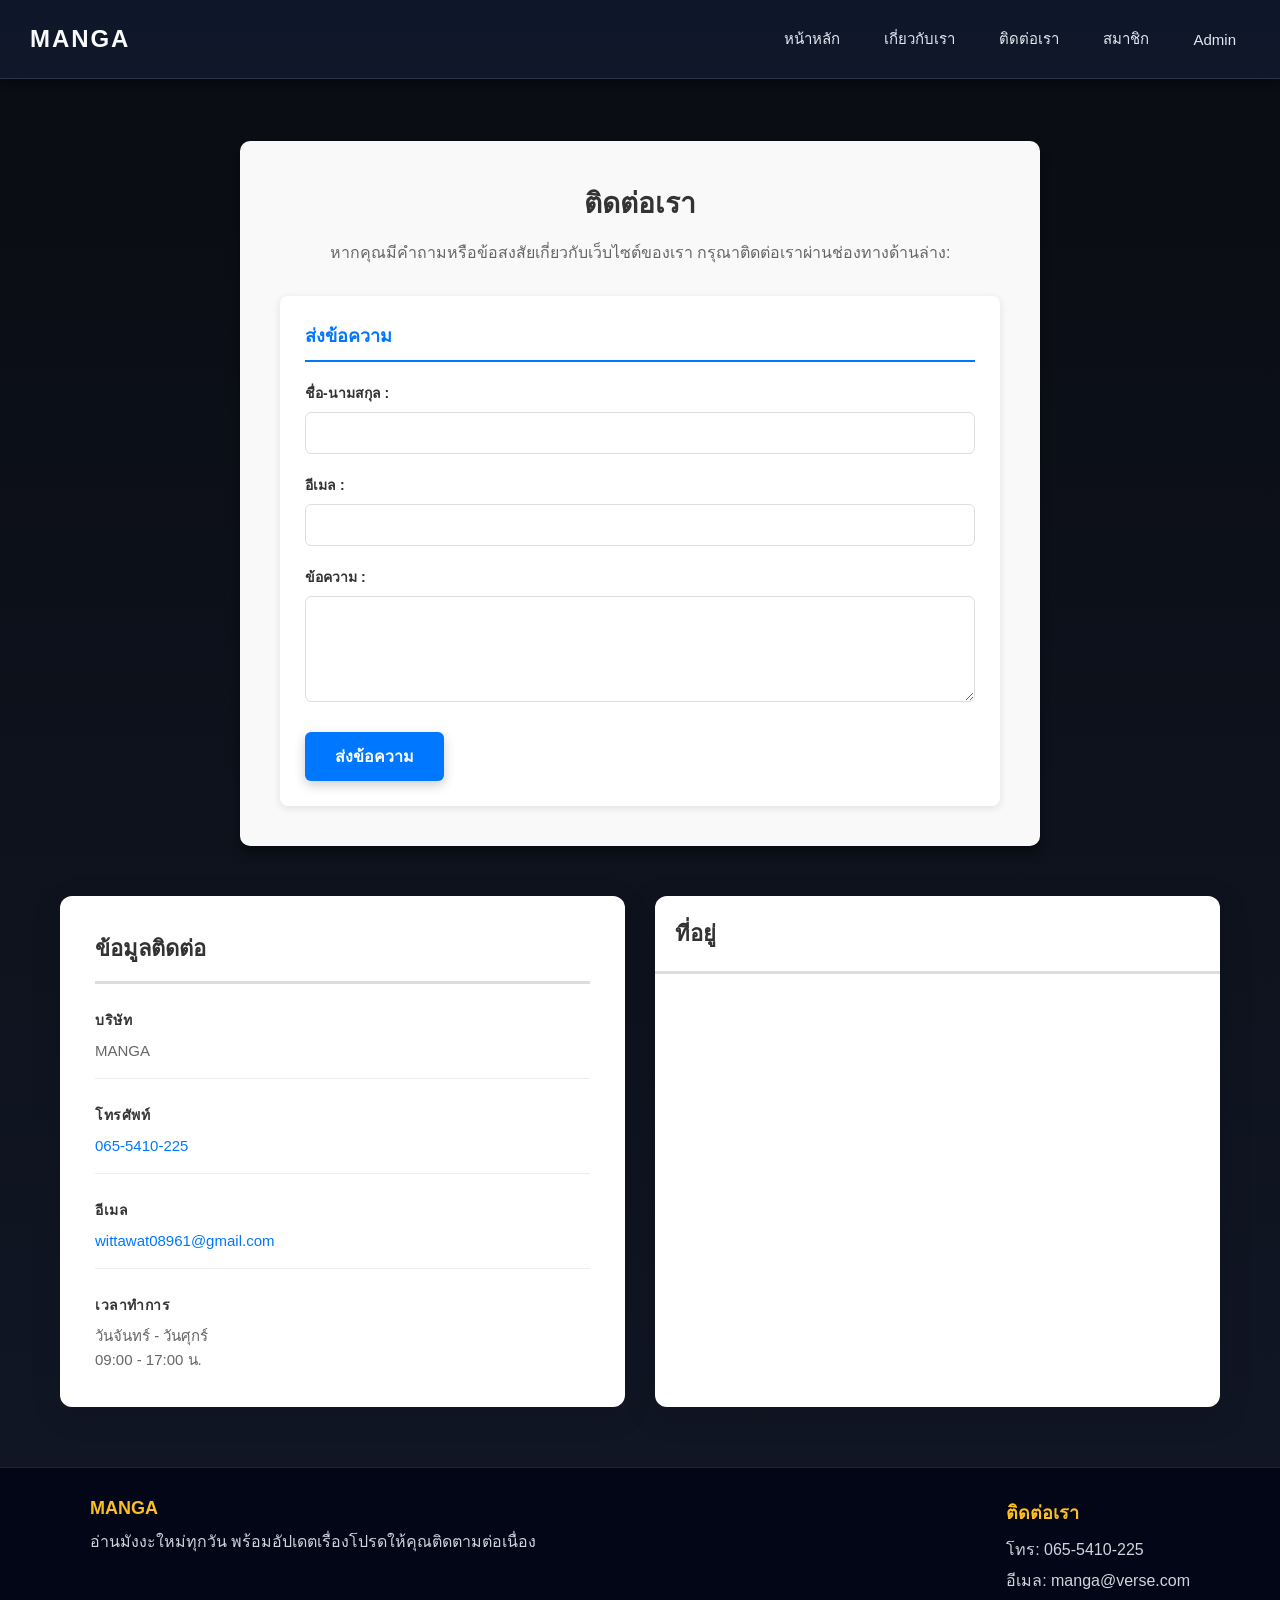
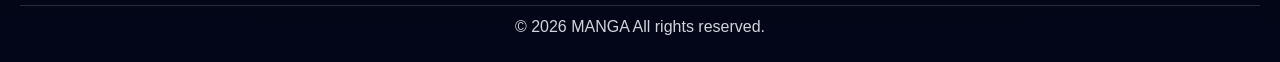
<file: contact.html>
<!doctype html>
<html lang="th">
  <head>
    <meta charset="UTF-8" />
    <meta name="viewport" content="width=device-width, initial-scale=1.0" />
    <title>ติดต่อเรา</title>
    <link rel="stylesheet" href="css/navbar.css" />
    <link rel="stylesheet" href="css/product.css" />
    <link rel="stylesheet" href="css/detail.css" />
    <link rel="stylesheet" href="css/contact.css" />
  </head>
  <body>
    <iframe
      id="menuFrame"
      src="menu.html"
      title="Menu"
      class="menu-iframe"
      style="width: 100%; height: 60px; border: none; overflow: hidden; display: block;"
      scrolling="no"
    ></iframe>
    <script>
      const menuFrame = document.getElementById('menuFrame');
      window.addEventListener('message', (event) => {
        if (event.data && event.data.type === 'set-menu-height' && menuFrame) {
          menuFrame.style.height = `${Math.max(60, Number(event.data.height) || 60)}px`;
        }
      });
    </script>
    <section class="contact-section">
      <h2>ติดต่อเรา</h2>
      <p>
        หากคุณมีคำถามหรือข้อสงสัยเกี่ยวกับเว็บไซต์ของเรา
        กรุณาติดต่อเราผ่านช่องทางด้านล่าง:
      </p>

      <div class="contact-form-wrapper">
        <h3>ส่งข้อความ</h3>
        <form
          action="https://api.web3forms.com/submit"
          method="POST"
          class="contact-form"
        >
          <div class="form-group">
            <input
              type="hidden"
              name="access_key"
              value="e05cebe9-9de0-4870-b945-bfc81feab08d"
            />
            <label for="name">ชื่อ-นามสกุล :</label>
            <input type="text" id="name" name="name" required />
          </div>
          <div class="form-group">
            <label for="email">อีเมล :</label>
            <input type="email" id="email" name="email" required />
          </div>
          <div class="form-group">
            <label for="message">ข้อความ :</label>
            <textarea id="message" name="message" rows="5" required></textarea>
          </div>
          <button type="submit">ส่งข้อความ</button>
        </form>
      </div>
    </section>

    <section class="contact-details-section">
      <div class="contact-container">
        <!-- Contact Info -->
        <div class="contact-info-wrapper">
          <h3>ข้อมูลติดต่อ</h3>
          <div class="info-item">
            <h4>บริษัท</h4>
            <p>MANGA</p>
          </div>
          <div class="info-item">
            <h4>โทรศัพท์</h4>
            <p><a href="tel:0655410225">065-5410-225</a></p>
          </div>
          <div class="info-item">
            <h4>อีเมล</h4>
            <p>
              <a href="mailto:wittawat08961@gmail.com"
                >wittawat08961@gmail.com</a
              >
            </p>
          </div>
          <div class="info-item">
            <h4>เวลาทำการ</h4>
            <p>วันจันทร์ - วันศุกร์<br />09:00 - 17:00 น.</p>
          </div>
        </div>

        <div class="contact-map-wrapper">
          <h3>ที่อยู่</h3>
          <iframe
            src="https://www.google.com/maps/embed?pb=!1m10!1m8!1m3!1d66674.25741536725!2d100.88608533872409!3d12.667112074095353!3m2!1i1024!2i768!4f13.1!5e1!3m2!1sen!2sus!4v1786954170659!5m2!1sen!2sus"
            width="600"
            height="450"
            style="border: 0"
            allowfullscreen=""
            loading="lazy"
            referrerpolicy="strict-origin-when-cross-origin"
          >
          </iframe>
        </div>
      </div>
    </section>
    <footer class="site-footer">
      <div class="footer-content">
        <div>
          <h4>MANGA</h4>
          <p>อ่านมังงะใหม่ทุกวัน พร้อมอัปเดตเรื่องโปรดให้คุณติดตามต่อเนื่อง</p>
        </div>
        <div>
          <h4>ติดต่อเรา</h4>
          <p>โทร: 065-5410-225</p>
          <p>อีเมล: manga@verse.com</p>
        </div>
      </div>
      <p class="footer-copy">© 2026 MANGA All rights reserved.</p>
    </footer>
  </body>
</html>
</file>
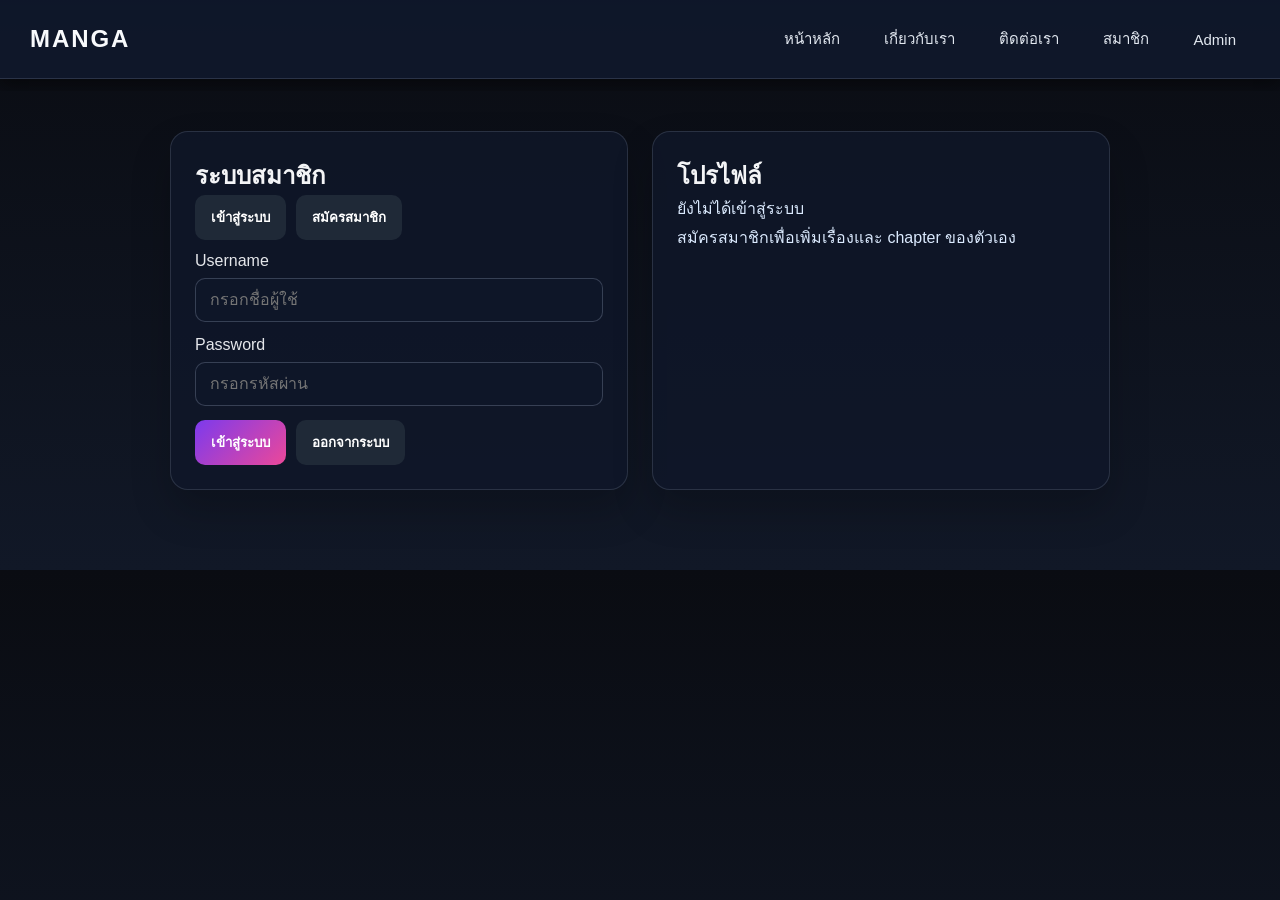
<file: member.html>
<!doctype html>
<html lang="th">
  <head>
    <meta charset="UTF-8" />
    <meta name="viewport" content="width=device-width, initial-scale=1.0" />
    <title>สมาชิก</title>
    <link rel="stylesheet" href="css/navbar.css" />
    <link rel="stylesheet" href="css/product.css" />
    <style>
      body {
        margin: 0;
        background: linear-gradient(180deg, #0a0c12 0%, #111827 100%);
        color: #f3f4f6;
        font-family: Arial, Helvetica, sans-serif;
      }
      .member-wrap {
        max-width: 980px;
        margin: 40px auto 80px;
        padding: 0 20px;
      }
      .member-grid {
        display: grid;
        grid-template-columns: 1fr 1fr;
        gap: 24px;
      }
      .card {
        background: rgba(15, 23, 42, 0.8);
        border: 1px solid rgba(148, 163, 184, 0.2);
        border-radius: 18px;
        padding: 24px;
        box-shadow: 0 20px 40px rgba(0, 0, 0, 0.2);
      }
      h2, h3 { margin-top: 0; }
      form {
        display: flex;
        flex-direction: column;
        gap: 14px;
      }
      label {
        display: flex;
        flex-direction: column;
        gap: 8px;
        color: #e5e7eb;
      }
      input {
        width: 100%;
        box-sizing: border-box;
        border: 1px solid rgba(148, 163, 184, 0.3);
        border-radius: 10px;
        background: rgba(15, 23, 42, 0.9);
        color: #f8fafc;
        padding: 12px 14px;
        font-size: 1rem;
      }
      button {
        border: none;
        background: linear-gradient(135deg, #7c3aed, #ec4899);
        color: white;
        border-radius: 10px;
        padding: 12px 16px;
        font-weight: 700;
        cursor: pointer;
      }
      .secondary { background: #1f2937; }
      .actions { display: flex; gap: 10px; flex-wrap: wrap; }
      .notice {
        display: none;
        margin-top: 14px;
        padding: 12px 14px;
        border-radius: 10px;
        font-size: 0.95rem;
      }
      .notice.success {
        display: block;
        background: rgba(16, 185, 129, 0.12);
        border: 1px solid rgba(16, 185, 129, 0.4);
        color: #a7f3d0;
      }
      .notice.error {
        display: block;
        background: rgba(239, 68, 68, 0.12);
        border: 1px solid rgba(239, 68, 68, 0.4);
        color: #fecaca;
      }
      .profile-box {
        line-height: 1.8;
        color: #dbeafe;
      }
      @media (max-width: 760px) { .member-grid { grid-template-columns: 1fr; } }
    </style>
  </head>
  <body>
    <iframe id="menuFrame" src="menu.html" title="Menu" class="menu-iframe" style="width:100%; height:60px; border:none; overflow:hidden; display:block;" scrolling="no"></iframe>
    <script>
      const menuFrame = document.getElementById('menuFrame');
      window.addEventListener('message', (event) => {
        if (event.data && event.data.type === 'set-menu-height' && menuFrame) {
          menuFrame.style.height = `${Math.max(60, Number(event.data.height) || 60)}px`;
        }
      });
    </script>

    <main class="member-wrap">
      <div class="member-grid">
        <section class="card">
          <h2>ระบบสมาชิก</h2>
          <div class="actions" style="margin-bottom: 12px;">
            <button type="button" class="secondary auth-mode active" data-mode="login">เข้าสู่ระบบ</button>
            <button type="button" class="secondary auth-mode" data-mode="register">สมัครสมาชิก</button>
          </div>
          <form id="memberAuthForm">
            <input type="hidden" id="authMode" value="login" />
            <label>
              Username
              <input type="text" id="memberUsername" placeholder="กรอกชื่อผู้ใช้" required />
            </label>
            <label>
              Password
              <input type="password" id="memberPassword" placeholder="กรอกรหัสผ่าน" required />
            </label>
            <div class="actions">
              <button type="submit" id="memberAuthSubmit">เข้าสู่ระบบ</button>
              <button type="button" class="secondary" id="memberLogoutBtn">ออกจากระบบ</button>
            </div>
          </form>
          <div id="memberAuthNotice" class="notice"></div>
        </section>

        <section class="card">
          <h2>โปรไฟล์</h2>
          <div id="userProfile" class="profile-box">ยังไม่ได้เข้าสู่ระบบ</div>
        </section>
      </div>
    </main>

    <script>
      const MEMBER_STORAGE_KEY = 'mangaUserAccounts';
      const CURRENT_USER_KEY = 'mangaCurrentUser';

      function showNotice(element, message, type) {
        element.textContent = message;
        element.className = `notice ${type}`;
      }

      function getMemberAccounts() {
        try {
          const stored = localStorage.getItem(MEMBER_STORAGE_KEY);
          return stored ? JSON.parse(stored) : [];
        } catch (error) {
          return [];
        }
      }

      function saveMemberAccounts(accounts) {
        localStorage.setItem(MEMBER_STORAGE_KEY, JSON.stringify(accounts));
      }

      function getCurrentUser() {
        try {
          const stored = localStorage.getItem(CURRENT_USER_KEY);
          return stored ? JSON.parse(stored) : null;
        } catch (error) {
          return null;
        }
      }

      function setCurrentUser(user) {
        localStorage.setItem(CURRENT_USER_KEY, JSON.stringify(user));
      }

      function clearCurrentUser() {
        localStorage.removeItem(CURRENT_USER_KEY);
      }

      function renderProfile() {
        const user = getCurrentUser();
        const box = document.getElementById('userProfile');
        if (!user) {
          box.innerHTML = 'ยังไม่ได้เข้าสู่ระบบ<br />สมัครสมาชิกเพื่อเพิ่มเรื่องและ chapter ของตัวเอง';
          return;
        }

        box.innerHTML = `
          <strong>ชื่อผู้ใช้:</strong> ${user.username}<br />
          <strong>บทบาท:</strong> สมาชิกทั่วไป<br />
          <strong>สิทธิ์:</strong> เพิ่ม/ลบ/จัดการเรื่องที่ตัวเองสร้างเท่านั้น
        `;
      }

      const authModeButtons = document.querySelectorAll('.auth-mode');
      const memberAuthForm = document.getElementById('memberAuthForm');
      const memberAuthSubmit = document.getElementById('memberAuthSubmit');
      const memberAuthNotice = document.getElementById('memberAuthNotice');

      function setAuthMode(mode) {
        const nextMode = mode === 'register' ? 'register' : 'login';
        document.getElementById('authMode').value = nextMode;
        memberAuthSubmit.textContent = nextMode === 'register' ? 'สมัครสมาชิก' : 'เข้าสู่ระบบ';
        authModeButtons.forEach((button) => {
          button.classList.toggle('active', button.dataset.mode === nextMode);
        });
      }

      authModeButtons.forEach((button) => {
        button.addEventListener('click', () => setAuthMode(button.dataset.mode));
      });

      memberAuthForm.addEventListener('submit', (event) => {
        event.preventDefault();
        const mode = document.getElementById('authMode').value;
        const username = document.getElementById('memberUsername').value.trim();
        const password = document.getElementById('memberPassword').value.trim();

        if (!username || !password) {
          showNotice(memberAuthNotice, 'กรุณากรอกชื่อผู้ใช้และรหัสผ่าน', 'error');
          return;
        }

        const accounts = getMemberAccounts();

        if (mode === 'register') {
          if (accounts.some((item) => item.username.toLowerCase() === username.toLowerCase())) {
            showNotice(memberAuthNotice, 'ชื่อผู้ใช้นี้มีอยู่แล้ว', 'error');
            return;
          }

          accounts.push({ username, password, role: 'user' });
          saveMemberAccounts(accounts);
          memberAuthForm.reset();
          setAuthMode('login');
          showNotice(memberAuthNotice, 'สมัครสมาชิกสำเร็จแล้ว กรุณาเข้าสู่ระบบ', 'success');
          return;
        }

        const account = accounts.find(
          (item) => item.username.toLowerCase() === username.toLowerCase() && item.password === password
        );

        if (!account) {
          showNotice(memberAuthNotice, 'ชื่อผู้ใช้หรือรหัสผ่านไม่ถูกต้อง', 'error');
          return;
        }

        setCurrentUser({ username: account.username, role: 'user' });
        memberAuthForm.reset();
        showNotice(memberAuthNotice, 'เข้าสู่ระบบสำเร็จ', 'success');
        renderProfile();
      });

      document.getElementById('memberLogoutBtn').addEventListener('click', () => {
        clearCurrentUser();
        renderProfile();
        showNotice(memberAuthNotice, 'ออกจากระบบแล้ว', 'success');
      });

      setAuthMode('login');
      renderProfile();
    </script>
  </body>
</html>
</file>
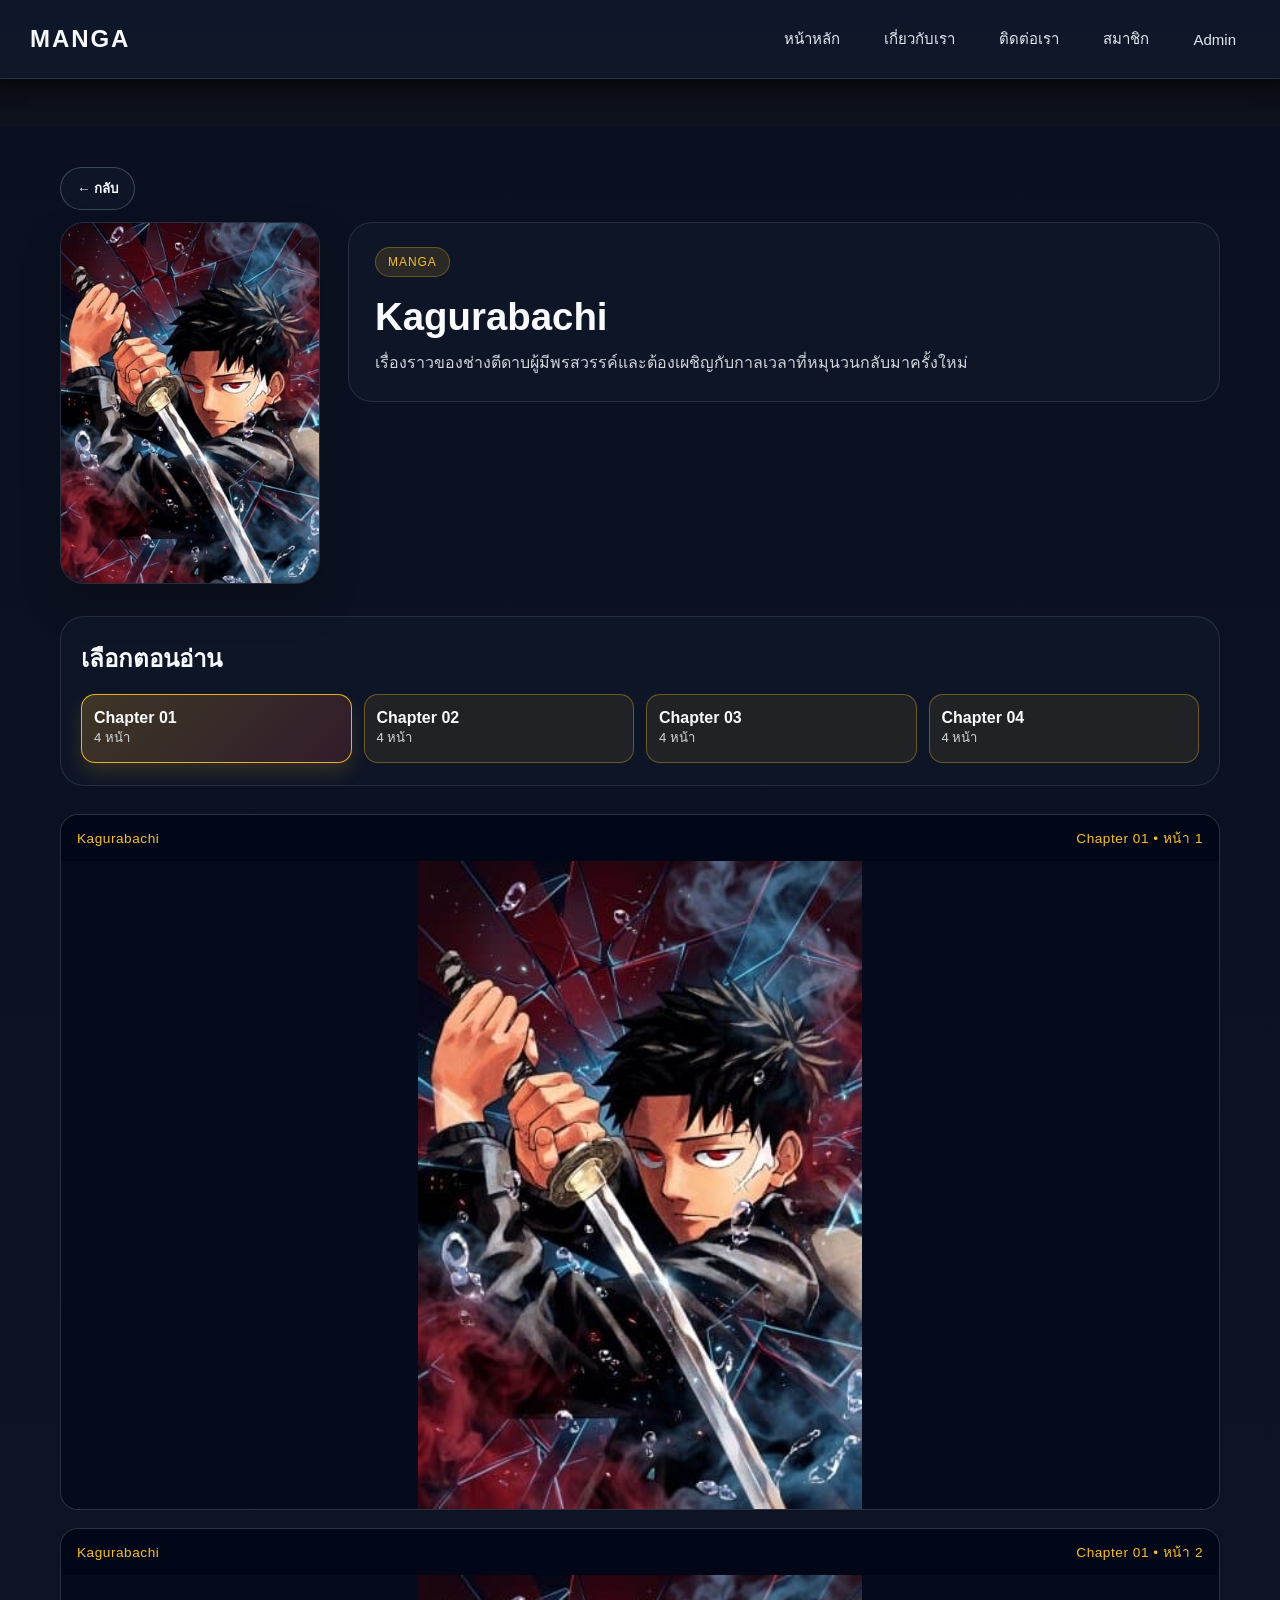
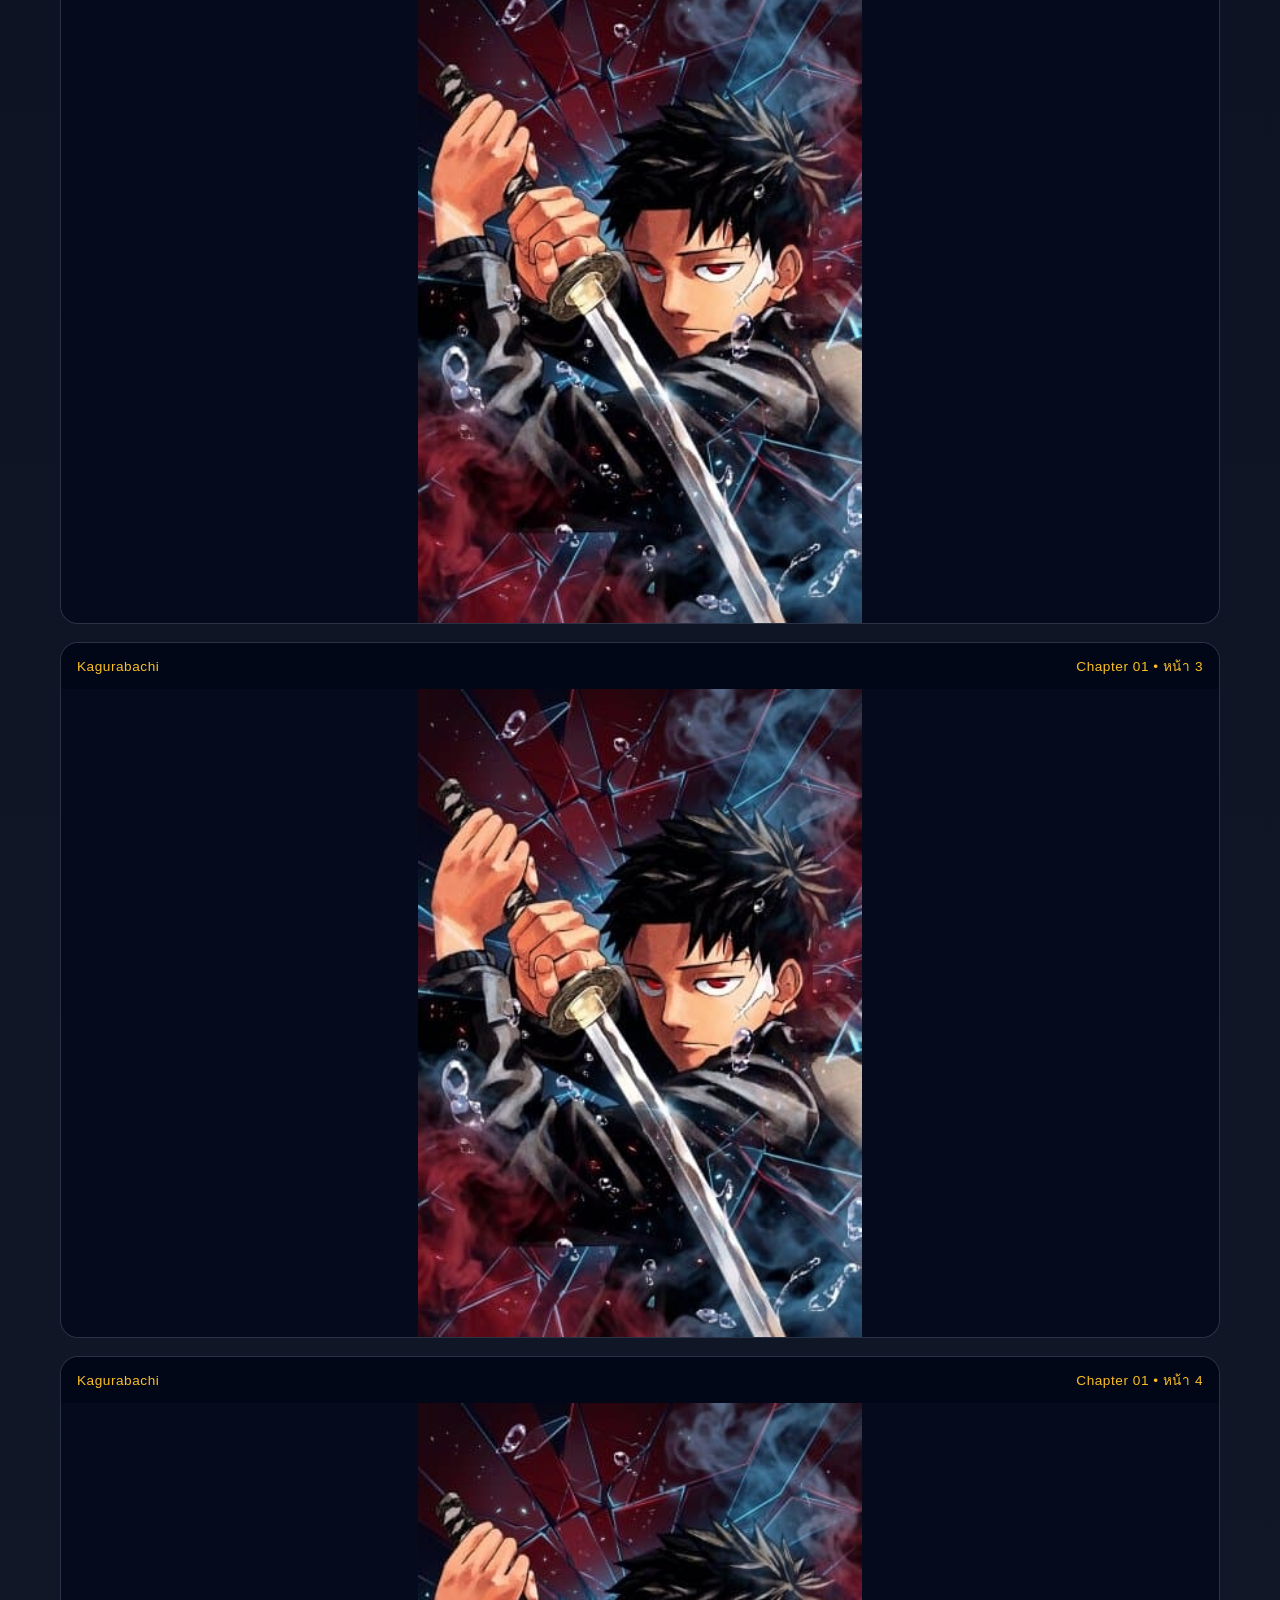
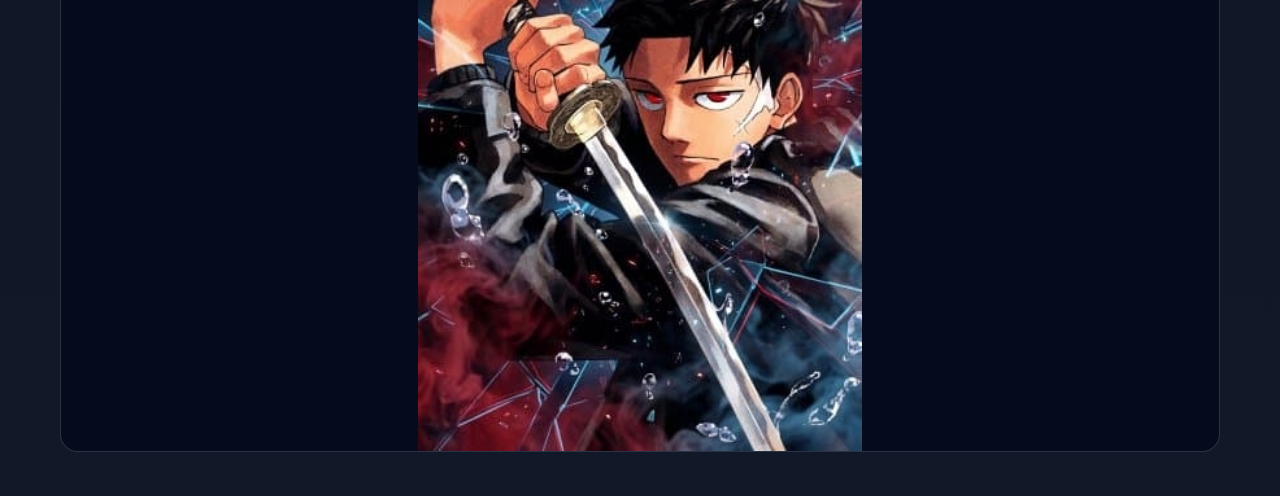
<file: reader.html>
<!doctype html>
<html lang="th">
  <head>
    <meta charset="UTF-8" />
    <meta name="viewport" content="width=device-width, initial-scale=1.0" />
    <title>Manga Reader</title>
    <link rel="stylesheet" href="css/navbar.css" />
    <link rel="stylesheet" href="css/product.css" />
    <style>
      body {
        margin: 0;
        background: linear-gradient(180deg, #0b1020 0%, #111827 100%);
        color: #f8fafc;
      }

      .reader-shell {
        max-width: 1200px;
        margin: 40px auto 80px;
        padding: 0 20px;
      }

      .reader-toolbar {
        display: flex;
        justify-content: space-between;
        align-items: center;
        margin: 18px 0 12px;
        gap: 12px;
      }

      .back-button {
        display: inline-flex;
        align-items: center;
        justify-content: center;
        padding: 10px 16px;
        border-radius: 999px;
        border: 1px solid rgba(148, 163, 184, 0.35);
        background: rgba(15, 23, 42, 0.8);
        color: #f8fafc;
        text-decoration: none;
        font-weight: 700;
        cursor: pointer;
        transition: transform 0.2s ease, border-color 0.2s ease;
      }

      .back-button:hover {
        transform: translateY(-1px);
        border-color: rgba(251, 191, 36, 0.8);
      }

      .reader-top {
        display: grid;
        grid-template-columns: minmax(220px, 260px) minmax(0, 1fr);
        gap: 28px;
        align-items: start;
      }

      .cover-card {
        background: rgba(15, 23, 42, 0.9);
        border: 1px solid rgba(148, 163, 184, 0.18);
        border-radius: 24px;
        overflow: hidden;
        box-shadow: 0 20px 40px rgba(0, 0, 0, 0.22);
      }

      .cover-card img {
        width: 100%;
        height: 360px;
        object-fit: cover;
        display: block;
      }

      .reader-info {
        background: rgba(15, 23, 42, 0.75);
        border: 1px solid rgba(148, 163, 184, 0.18);
        border-radius: 24px;
        padding: 24px 26px;
      }

      .reader-tag {
        display: inline-block;
        background: rgba(251, 191, 36, 0.12);
        color: #fbbf24;
        border: 1px solid rgba(251, 191, 36, 0.3);
        border-radius: 999px;
        padding: 7px 12px;
        font-size: 12px;
        letter-spacing: 0.08em;
        text-transform: uppercase;
      }

      .reader-info h1 {
        margin-top: 18px;
        margin-bottom: 10px;
        font-size: clamp(2rem, 3vw, 3rem);
      }

      .reader-info p {
        color: #d1d5db;
        line-height: 1.75;
      }

      .chapter-panel {
        margin-top: 32px;
        background: rgba(15, 23, 42, 0.8);
        border: 1px solid rgba(148, 163, 184, 0.18);
        border-radius: 24px;
        padding: 22px 20px;
      }

      .chapter-panel h2 {
        margin-bottom: 16px;
        font-size: 1.5rem;
      }

      .chapter-list {
        display: grid;
        grid-template-columns: repeat(auto-fit, minmax(180px, 1fr));
        gap: 12px;
      }

      .chapter-button {
        border: 1px solid rgba(251, 191, 36, 0.35);
        background: rgba(251, 191, 36, 0.08);
        color: #f8fafc;
        border-radius: 14px;
        padding: 14px 12px;
        text-align: left;
        cursor: pointer;
        transition:
          transform 0.2s ease,
          background 0.2s ease,
          border-color 0.2s ease;
      }

      .chapter-button:hover {
        background: rgba(239, 68, 68, 0.12);
        transform: translateY(-2px);
      }

      .chapter-button.active {
        background: linear-gradient(135deg, rgba(251, 191, 36, 0.2), rgba(239, 68, 68, 0.16));
        border-color: rgba(251, 191, 36, 0.9);
        box-shadow: 0 10px 18px rgba(251, 191, 36, 0.15);
      }

      .chapter-button strong {
        display: block;
        font-size: 1rem;
      }

      .chapter-button span {
        color: #d1d5db;
        font-size: 0.82rem;
      }

      .reader-preview {
        margin-top: 28px;
        display: grid;
        gap: 18px;
      }

      .reader-page {
        background: rgba(15, 23, 42, 0.8);
        border: 1px solid rgba(148, 163, 184, 0.2);
        border-radius: 18px;
        overflow: hidden;
        display: flex;
        flex-direction: column;
        justify-content: flex-start;
        min-height: 520px;
        max-height: 78vh;
      }

      .reader-page-header {
        display: flex;
        justify-content: space-between;
        align-items: center;
        padding: 12px 16px;
        background: rgba(2, 6, 23, 0.9);
        color: #fbbf24;
        font-size: 0.85rem;
        letter-spacing: 0.04em;
      }

      .reader-page img {
        display: block;
        width: 100%;
        height: 100%;
        max-height: 72vh;
        object-fit: contain;
        background: rgba(2, 6, 23, 0.7);
      }

      @media (max-width: 780px) {
        .reader-toolbar {
          margin-top: 10px;
        }

        .reader-top {
          grid-template-columns: 1fr;
        }

        .cover-card img {
          height: 320px;
        }

        .chapter-list {
          grid-template-columns: 1fr 1fr;
        }
      }

      @media (max-width: 540px) {
        .reader-shell {
          padding: 0 14px 40px;
        }

        .reader-top {
          gap: 18px;
        }

        .reader-info {
          padding: 18px 16px;
        }

        .chapter-list {
          grid-template-columns: 1fr;
        }

        .reader-page-header {
          flex-direction: column;
          align-items: flex-start;
          gap: 6px;
        }
      }
    </style>
  </head>
  <body>
    <iframe
      id="menuFrame"
      src="menu.html"
      title="Menu"
      class="menu-iframe"
      style="width: 100%; height: 60px; border: none; overflow: hidden; display: block;"
      scrolling="no"
    ></iframe>

    <script>
      const menuFrame = document.getElementById('menuFrame');
      window.addEventListener('message', (event) => {
        if (event.data && event.data.type === 'set-menu-height' && menuFrame) {
          menuFrame.style.height = `${Math.max(60, Number(event.data.height) || 60)}px`;
        }
      });
    </script>

    <main class="reader-shell">
      <div class="reader-toolbar">
        <button id="backBtn" class="back-button" type="button">← กลับ</button>
      </div>

      <section class="reader-top">
        <div class="cover-card">
          <img id="coverImage" src="" alt="cover" />
        </div>

        <div class="reader-info">
          <span class="reader-tag">Manga</span>
          <h1 id="mangaTitle">Loading...</h1>
          <p id="mangaDescription">กำลังโหลดข้อมูลเรื่อง...</p>
        </div>
      </section>

      <section class="chapter-panel">
        <h2>เลือกตอนอ่าน</h2>
        <div id="chapterList" class="chapter-list"></div>
      </section>

      <section id="readerPreview" class="reader-preview"></section>
    </main>

    <script>
      const defaultMangaData = {
        kagurabachi: {
          title: "Kagurabachi",
          image: "img/Kagurabachi.jpg",
          description:
            "เรื่องราวของช่างตีดาบผู้มีพรสวรรค์และต้องเผชิญกับกาลเวลาที่หมุนวนกลับมาครั้งใหม่",
          chapters: [
            { name: "Chapter 01", pages: 4 },
            { name: "Chapter 02", pages: 4 },
            { name: "Chapter 03", pages: 4 },
            { name: "Chapter 04", pages: 4 },
          ],
        },
        "semi-friend": {
          title: "Koutsugou Semi-Friend",
          image: "img/Koutsugou Semi-Friend.jpg",
          description:
            "ความสัมพันธ์ที่เริ่มจากความคุ้นเคยกลายเป็นเรื่องราวอันอบอุ่นและน่าจดจำในทุกวัน",
          chapters: [
            { name: "Chapter 01", pages: 4 },
            { name: "Chapter 02", pages: 4 },
            { name: "Chapter 03", pages: 4 },
            { name: "Chapter 04", pages: 4 },
          ],
        },
        "older-brother": {
          title: "She's Likely Aiming for My Older Brother",
          image: "img/She's Likely Aiming for My Older Brother.jpg",
          description:
            "เรื่องราวขำขันและอบอุ่นของการเข้าใจคนในครอบครัวที่อาจจะไม่เหมือนที่คิด",
          chapters: [
            { name: "Chapter 01", pages: 4 },
            { name: "Chapter 02", pages: 4 },
            { name: "Chapter 03", pages: 4 },
            { name: "Chapter 04", pages: 4 },
          ],
        },
        "tonari-neko": {
          title: "Tonari no Neko to Koi Shirazu",
          image: "img/Tonari no Neko to Koi Shirazu.jpg",
          description:
            "ความรักอันนุ่มนวลระหว่างคนกับสัตว์เลี้ยงที่เปิดประตูสู่โลกแห่งความหวังและความอบอุ่น",
          chapters: [
            { name: "Chapter 01", pages: 4 },
            { name: "Chapter 02", pages: 4 },
            { name: "Chapter 03", pages: 4 },
            { name: "Chapter 04", pages: 4 },
          ],
        },
        "love-hurts": {
          title: "เพราะว่ารักเธอมันเจ็บ",
          image:
            "img/[ R ] เพราะว่ารักเธอมันเจ็บ - Kimi Ni Aisarete Itakatta.jpg",
          description:
            "เส้นทางความรักที่เจ็บแปลกแต่ลึกซึ้ง พร้อมกับการเรียนรู้ว่า “การรัก” ไม่ได้ง่ายเสมอไป",
          chapters: [
            { name: "Chapter 01", pages: 4 },
            { name: "Chapter 02", pages: 4 },
            { name: "Chapter 03", pages: 4 },
            { name: "Chapter 04", pages: 4 },
          ],
        },
        "crimson-cross": {
          title: "กางเขนสีชาด",
          image: "img/กางเขนสีชาด - JUUJIKA NO ROKUNIN「十字架のろくにん」.jpg",
          description:
            "ความท้าทายทางจิตใจและการต่อสู้ที่ต้องใช้ทุกสิ่งทุกอย่างเพื่อก้าวออกจากเงามืด",
          chapters: [
            { name: "Chapter 01", pages: 4 },
            { name: "Chapter 02", pages: 4 },
            { name: "Chapter 03", pages: 4 },
            { name: "Chapter 04", pages: 4 },
          ],
        },
      };

      function slugify(value) {
        return String(value || "")
          .toLowerCase()
          .normalize("NFD")
          .replace(/[\u0300-\u036f]/g, "")
          .replace(/[^a-z0-9\s-]/g, "")
          .trim()
          .replace(/\s+/g, "-")
          .replace(/-+/g, "-");
      }

      function normalizeChapter(chapter, fallbackIndex = 1) {
        const name = chapter && chapter.name ? chapter.name.trim() : `Chapter ${String(fallbackIndex).padStart(2, '0')}`;
        const pages = Number(chapter && chapter.pages) > 0 ? Number(chapter.pages) : 3;
        const pageImages = Array.isArray(chapter && chapter.pageImages)
          ? chapter.pageImages.slice(0, pages).map((image) => String(image || '').trim())
          : Array.from({ length: pages }, () => '');
        return { name, pages, pageImages };
      }

      function getSavedMangaData() {
        try {
          const saved = JSON.parse(localStorage.getItem("mangaGalleryItems") || "[]");
          const result = {};
          saved.forEach((item) => {
            const slug = slugify(item.title || item.slug || "manga");
            if (!slug) return;

            const chapters = Array.isArray(item.chapters) && item.chapters.length
              ? item.chapters.map((chapter, index) => normalizeChapter(chapter, index + 1))
              : [{ name: "Chapter 01", pages: 3, pageImages: ['', '', ''] }];

            result[slug] = {
              title: item.title || "Untitled",
              image: item.image || "",
              description: item.description || "เรื่องราวที่น่าติดตาม",
              chapters,
            };
          });
          return result;
        } catch (error) {
          return {};
        }
      }

      const mangaData = { ...defaultMangaData, ...getSavedMangaData() };
      const params = new URLSearchParams(window.location.search);
      const key = params.get("manga") || "kagurabachi";
      const selected = mangaData[key] || mangaData.kagurabachi;

      document.getElementById("coverImage").src = selected.image;
      document.getElementById("coverImage").alt = selected.title;
      document.getElementById("mangaTitle").textContent = selected.title;
      document.getElementById("mangaDescription").textContent =
        selected.description;

      const chapterList = document.getElementById("chapterList");
      const readerPreview = document.getElementById("readerPreview");
      const backBtn = document.getElementById("backBtn");

      backBtn.addEventListener("click", () => {
        if (document.referrer && document.referrer !== "") {
          window.history.back();
        } else {
          window.location.href = "index.html";
        }
      });

      selected.chapters.forEach((chapter, index) => {
        const button = document.createElement("button");
        button.type = "button";
        button.className = "chapter-button";
        button.innerHTML = `<strong>${chapter.name}</strong><span>${chapter.pages} หน้า</span>`;
        button.addEventListener("click", () => renderChapter(index));
        chapterList.appendChild(button);
      });

      function renderChapter(chapterIndex) {
        const chapter = selected.chapters[chapterIndex];
        const pages = Array.from({ length: chapter.pages }, (_, pageIndex) => {
          const pageNumber = pageIndex + 1;
          const pageImage = (chapter.pageImages && chapter.pageImages[pageIndex]) || selected.image;
          return `
            <div class="reader-page">
              <div class="reader-page-header">
                <span>${selected.title}</span>
                <span>${chapter.name} • หน้า ${pageNumber}</span>
              </div>
              <img src="${pageImage}" alt="${selected.title} ${chapter.name} หน้า ${pageNumber}" />
            </div>
          `;
        }).join("");

        readerPreview.innerHTML = pages;
        document.querySelectorAll(".chapter-button").forEach((btn, index) => {
          btn.classList.toggle("active", index === chapterIndex);
        });
        window.scrollTo({ top: 0, behavior: "smooth" });
      }

      renderChapter(0);
    </script>
  </body>
</html>
</file>
<file: css/navbar.css>
* {
  margin: 0;
  padding: 0;
  box-sizing: border-box;
  font-family: "Segoe UI", Tahoma, Geneva, Verdana, sans-serif;
}

html {
  scroll-behavior: smooth;
}

body {
  background: #0b1020;
  color: #e5e7eb;
}

.navbar {
  position: relative;
  background: rgba(15, 23, 42, 0.96);
  display: flex;
  justify-content: space-between;
  align-items: center;
  padding: 18px 30px;
  box-shadow: 0 8px 18px rgba(0, 0, 0, 0.35);
  border-bottom: 1px solid rgba(148, 163, 184, 0.2);
}

body {
  margin: 0;
  background: transparent;
}

.navbar .logo {
  color: #f8fafc;
  font-size: 24px;
  font-weight: 800;
  letter-spacing: 0.08em;
  text-transform: uppercase;
}

.navbar ul {
  display: flex;
  list-style: none;
  align-items: center;
}

.navbar ul li {
  margin-left: 16px;
}

.navbar ul li a {
  display: inline-block;
  color: #e2e8f0;
  text-decoration: none;
  font-size: 15px;
  padding: 9px 14px;
  border-radius: 999px;
  transition:
    background-color 0.25s ease,
    color 0.25s ease,
    transform 0.25s ease;
}

.navbar ul li a:hover {
  background: linear-gradient(135deg, #f59e0b, #ef4444);
  color: #fff;
  transform: translateY(-1px);
}

.navbar .logo-image {
  width: 60px;
  height: 60px;
  display: block;
}

.navbar .brand {
  display: flex;
  align-items: center;
  gap: 8px;
}

.brand-text {
  color: #f8fafc;
  font-size: 20px;
  font-weight: 700;
  margin-left: 6px;
}

.navbar-toggle {
  display: none;
  width: 46px;
  height: 46px;
  border: 1px solid rgba(148, 163, 184, 0.35);
  border-radius: 12px;
  background: rgba(15, 23, 42, 0.8);
  color: #f8fafc;
  font-size: 22px;
  cursor: pointer;
  align-items: center;
  justify-content: center;
}

@media (max-width: 720px) {
  .navbar {
    flex-wrap: wrap;
    gap: 12px;
    padding: 14px 18px;
  }

  .navbar-toggle {
    display: inline-flex;
  }

  .navbar ul {
    display: none;
    width: 100%;
    flex-direction: column;
    align-items: stretch;
    gap: 8px;
    margin-top: 6px;
    padding-top: 8px;
    border-top: 1px solid rgba(148, 163, 184, 0.2);
  }

  .navbar.open ul {
    display: flex;
  }

  .navbar ul li {
    margin-left: 0;
  }

  .navbar ul li a {
    width: 100%;
    text-align: left;
    border-radius: 10px;
  }
}
</file>
<file: css/product.css>
body {
  background: linear-gradient(180deg, #0a0c12 0%, #111827 100%);
  color: #f3f4f6;
  margin: 0;
  font-family: Arial, Helvetica, sans-serif;
}

.hero-banner {
  max-width: 1200px;
  margin: 30px auto 0;
  border-radius: 24px;
  min-height: 280px;
  padding: 48px 32px;
  display: flex;
  align-items: center;
  background:
    linear-gradient(135deg, rgba(239, 68, 68, 0.25), rgba(30, 41, 59, 0.8)),
    url("https://images.unsplash.com/photo-1516321318423-f06f85e504b3?auto=format&fit=crop&w=1600&q=80")
      center/cover no-repeat;
  box-shadow: 0 20px 40px rgba(0, 0, 0, 0.35);
}

.hero-content {
  max-width: 620px;
}

.eyebrow {
  display: inline-block;
  margin-bottom: 12px;
  padding: 6px 12px;
  border-radius: 999px;
  background: rgba(255, 255, 255, 0.12);
  color: #fbbf24;
  font-size: 12px;
  letter-spacing: 0.12em;
  text-transform: uppercase;
}

.hero-content h1 {
  font-size: clamp(2rem, 3vw, 3.5rem);
  margin-bottom: 14px;
  line-height: 1.1;
}

.hero-content p {
  max-width: 540px;
  color: #e5e7eb;
  font-size: 1.05rem;
  line-height: 1.6;
}

.gallery-section {
  max-width: 1200px;
  margin: 40px auto 0;
  padding: 0 20px;
}

.section-heading {
  margin-bottom: 20px;
}

.section-heading h2 {
  margin: 0;
  font-size: clamp(1.5rem, 2vw, 2.2rem);
}

.box {
  display: grid;
  grid-template-columns: repeat(auto-fit, minmax(200px, 1fr));
  gap: 22px;
}

.gallery-card {
  transition:
    transform 0.35s ease,
    box-shadow 0.35s ease,
    border-color 0.35s ease;
  cursor: pointer;
  border-radius: 18px;
  background: linear-gradient(
    180deg,
    rgba(17, 24, 39, 0.95),
    rgba(15, 23, 42, 0.9)
  );
  border: 1px solid rgba(148, 163, 184, 0.18);
  box-shadow: 0 18px 32px rgba(0, 0, 0, 0.25);
  overflow: hidden;
}

.gallery-card:hover {
  transform: translateY(-8px) scale(1.01);
  box-shadow: 0 22px 40px rgba(239, 68, 68, 0.16);
  border-color: rgba(251, 191, 36, 0.7);
}

.gallery-image {
  width: 100%;
  height: 300px;
  overflow: hidden;
  background: rgba(15, 23, 42, 0.8);
}

.gallery-image img {
  width: 100%;
  height: 100%;
  object-fit: cover;
  display: block;
  transition: transform 0.35s ease;
}

.gallery-card:hover .gallery-image img {
  transform: scale(1.05);
}

.gallery-meta {
  display: flex;
  justify-content: space-between;
  align-items: center;
  gap: 10px;
  padding: 16px 18px 18px;
}

.gallery-meta h3 {
  margin: 0;
  color: #f9fafb;
  font-size: 1rem;
  line-height: 1.4;
  word-break: break-word;
}

.gallery-meta span {
  color: #fbbf24;
  font-size: 0.72rem;
  letter-spacing: 0.08em;
  text-transform: uppercase;
  white-space: nowrap;
}

.site-footer {
  background: rgba(2, 6, 23, 0.96);
  color: #fff;
  padding: 30px 20px 20px;
  margin-top: 60px;
  border-top: 1px solid rgba(148, 163, 184, 0.18);
}

.footer-content {
  max-width: 1100px;
  margin: 0 auto;
  display: flex;
  justify-content: space-between;
  gap: 20px;
  flex-wrap: wrap;
}

.site-footer h4 {
  margin: 0 0 10px;
  font-size: 18px;
  color: #fbbf24;
}

.site-footer p {
  margin: 6px 0;
  color: #d1d5db;
}

.footer-copy {
  text-align: center;
  margin-top: 20px;
  padding-top: 12px;
  border-top: 1px solid rgba(255, 255, 255, 0.15);
  color: #9ca3af;
}

.back-to-top {
  position: fixed;
  right: 22px;
  bottom: 22px;
  z-index: 9999;
  width: 78px;
  height: 42px;
  border: none;
  border-radius: 999px;
  background: linear-gradient(135deg, #a855f7, #ec4899);
  color: white;
  font-weight: 700;
  letter-spacing: 0.08em;
  box-shadow: 0 12px 28px rgba(168, 85, 247, 0.35);
  cursor: pointer;
  opacity: 0;
  visibility: hidden;
  transform: translateY(16px);
  transition: all 0.25s ease;
}

.back-to-top.visible {
  opacity: 1;
  visibility: visible;
  transform: translateY(0);
}

.back-to-top:hover {
  background: linear-gradient(135deg, #9333ea, #f43f5e);
}

@media (max-width: 860px) {
  .gallery-image {
    height: 260px;
  }
}

@media (max-width: 560px) {
  .hero-banner {
    min-height: 220px;
    padding: 28px 20px;
  }

  .gallery-image {
    height: 220px;
  }

  .back-to-top {
    right: 16px;
    bottom: 16px;
    width: 68px;
    height: 40px;
  }
}
</file>
<file: css/detail.css>
.box2 {
  cursor: pointer;
}

.modal {
  display: none;
  position: fixed;
  z-index: 1000;
  left: 0;
  top: 0;
  width: 100%;
  height: 100%;
  background-color: rgba(2, 6, 23, 0.72);
  justify-content: center;
  align-items: center;
  padding: 20px;
}

.modal-content {
  background: linear-gradient(180deg, #111827, #0f172a);
  color: #e5e7eb;
  padding: 25px;
  border-radius: 18px;
  width: min(90%, 500px);
  position: relative;
  box-shadow: 0 20px 50px rgba(0, 0, 0, 0.45);
  animation: slideIn 0.25s ease-out;
  overflow: hidden;
  border: 1px solid rgba(148, 163, 184, 0.25);
}

.modal-content img {
  display: block;
  width: 100%;
  height: 260px;
  object-fit: cover;
  object-position: center;
  border-radius: 12px;
  margin-bottom: 18px;
  background: #1f2937;
}

.close-btn {
  position: absolute;
  top: 12px;
  right: 18px;
  font-size: 28px;
  font-weight: bold;
  color: #cbd5e1;
  cursor: pointer;
}

.close-btn:hover {
  color: #f87171;
}

#modal-title {
  margin-top: 0;
  color: #f8fafc;
  width: 100%;
  word-wrap: break-word;
  overflow-wrap: anywhere;
  line-height: 1.4;
}

#modal-price {
  margin-top: 8px;
  color: #fbbf24;
  font-size: 0.95rem;
  letter-spacing: 0.08em;
  text-transform: uppercase;
}

.modal-label {
  margin: 16px 0 8px;
  color: #fbbf24;
}

#modalDescription {
  color: #d1d5db;
  line-height: 1.7;
  background-color: rgba(15, 23, 42, 0.9);
  padding: 12px 14px;
  margin-top: 0;
  width: 100%;
  box-sizing: border-box;
  word-wrap: break-word;
  overflow-wrap: anywhere;
  border-radius: 10px;
}

.modal-price {
  color: #f8fafc;
  margin: 18px 0 0;
  width: 100%;
  word-wrap: break-word;
  overflow-wrap: anywhere;
}

@keyframes slideIn {
  from {
    transform: scale(0.95);
    opacity: 0;
  }
  to {
    transform: scale(1);
    opacity: 1;
  }
}
</file>
<file: css/about.css>
.about-company {
    display: flex;
    align-items: flex-start;
    justify-content: center;
    gap: 40px;
    max-width: 1100px;
    margin: 40px auto;
    padding: 0 20px;
    font-family: "Arial", sans-serif;
}
.company-image {
    flex: 1;
    max-width: 450px;
}

.company-image img {
    width: 100%;
    height: auto;
    border-radius: 12px;
    box-shadow: 0 10px 20px rgb(253, 253, 253);
    display: block;
}

.company-details {
    flex: 1,2;
}

.company-details h2 {
    font-size: 26px;
    margin: 0 0 8px 0;
    color: #f487fa;
}

.red-line {
    width: 130px;
    height: 3px;
    background-color: #f70167;
    margin-bottom: 28px;
}

.info-table {
    display: flex;
    flex-direction: column;
    gap: 14px;
}

.info-row {
    display: flex;
}

.info-label {
    width: 140px;
    font-weight: bold;
    color: #fcce6c;
    flex-shrink: 0;
}
.info-value {
    color: #f7f4f4;
    flex-grow: 1;
    line-height: 1.6;
}
</file>
<file: css/contact.css>
/* Contact Section Styles */
.contact-section {
  max-width: 800px;
  margin: 50px auto;
  padding: 40px;
  background-color: #f9f9f9;
  border-radius: 10px;
  box-shadow: 0 8px 10px rgba(0, 0, 0, 0.4);
}

.contact-section h2 {
  color: #333;
  text-align: center;
  margin-bottom: 15px;
  font-size: 28px;
}

.contact-section p {
  color: #666;
  text-align: center;
  margin-bottom: 30px;
  line-height: 1.6;
}

.contact-section form div {
  margin-bottom: 20px;
  display: flex;
  flex-direction: column;
}

.contact-section label {
  font-weight: 600;
  color: #333;
  margin-bottom: 8px;
  font-size: 14px;
}

.contact-section input,
.contact-section textarea {
  padding: 12px 15px;
  border: 1px solid #ddd;
  border-radius: 6px;
  font-size: 14px;
  font-family: inherit;
  transition:
    border-color 0.3s,
    box-shadow 0.3s;
}

.contact-section input:focus,
.contact-section textarea:focus {
  outline: none;
  border-color: #fb0000;
  box-shadow: 0 0 8px rgba(0, 110, 255, 0.2);
}

.contact-section button {
  background-color: #0077ff;
  color: white;
  padding: 12px 30px;
  border: none;
  border-radius: 6px;
  font-size: 16px;
  font-weight: 600;
  cursor: pointer;
  transition:
    background-color 0.3s,
    transform 0.2s;
  align-self: center;
  margin-top: 10px;
  box-shadow: 0 4px 12px rgba(0, 0, 0, 0.2);
}

.contact-section button:hover {
  background-color: #ff0000;
  transform: translateY(-2px);
  box-shadow: 0 8px 12px rgba(0, 0, 0, 0.4);
}

.contact-section button:active {
  transform: translateY(0);
}

/* Contact Container Layout */
.contact-container {
  display: grid;
  grid-template-columns: repeat(2, 1fr);
  gap: 30px;
  margin-top: 40px;
}

.contact-form-wrapper {
  background-color: white;
  padding: 25px;
  border-radius: 8px;
  box-shadow: 0 2px 8px rgba(0, 0, 0, 0.1);
  transition:
    transform 0.3s,
    box-shadow 0.3s;
}

.contact-form-wrapper:hover {
  transform: translateY(-5px);
  box-shadow: 0 4px 16px rgba(0, 0, 0, 0.15);
}

.contact-form-wrapper h3 {
  color: #0077ff;
  margin-top: 0;
  margin-bottom: 20px;
  font-size: 18px;
  border-bottom: 2px solid #0077ff;
  padding-bottom: 10px;
}

/* Contact Details Section */
.contact-details-section {
  max-width: 1200px;
  margin: 50px auto;
  padding: 0 20px;
}

.contact-details-section .contact-container {
  grid-template-columns: repeat(2, 1fr);
  margin-top: 0;
}

.contact-info-wrapper {
  background-color: white;
  padding: 35px;
  border-radius: 12px;
  box-shadow: 0 8px 32px rgba(0, 0, 0, 0.1);
  transition:
    transform 0.3s,
    box-shadow 0.3s;
  color: #333;
}

.contact-info-wrapper:hover {
  transform: translateY(-8px);
  box-shadow: 0 12px 40px rgba(0, 0, 0, 0.15);
}

.contact-info-wrapper h3 {
  color: #333;
  margin-top: 0;
  margin-bottom: 25px;
  font-size: 22px;
  border-bottom: 3px solid #ddd;
  padding-bottom: 15px;
  font-weight: 700;
}

.contact-info-wrapper .info-item {
  margin-bottom: 25px;
  padding-bottom: 15px;
  border-bottom: 1px solid #eee;
}

.contact-info-wrapper .info-item:last-child {
  border-bottom: none;
  margin-bottom: 0;
  padding-bottom: 0;
}

.contact-info-wrapper .info-item h4 {
  margin: 0 0 8px 0;
  color: #333;
  font-size: 14px;
  font-weight: 600;
  letter-spacing: 0.5px;
}

.contact-info-wrapper .info-item p {
  margin: 0;
  color: #666;
  font-size: 15px;
  line-height: 1.6;
}

.contact-info-wrapper .info-item a {
  color: #0077ff;
  text-decoration: none;
  transition: color 0.3s;
  font-weight: 500;
}

.contact-info-wrapper .info-item a:hover {
  color: #ff0000;
  text-decoration: underline;
}

.contact-map-wrapper {
  background-color: white;
  padding: 0;
  border-radius: 12px;
  box-shadow: 0 8px 32px rgba(0, 0, 0, 0.15);
  transition:
    transform 0.3s,
    box-shadow 0.3s;
  overflow: hidden;
}

.contact-map-wrapper:hover {
  transform: translateY(-8px);
  box-shadow: 0 12px 40px rgba(0, 0, 0, 0.2);
}

.contact-map-wrapper h3 {
  color: #333;
  margin: 0;
  padding: 20px;
  font-size: 22px;
  border-bottom: 3px solid #ddd;
  font-weight: 700;
}

.contact-map-wrapper iframe {
  display: block;
  width: 100% !important;
  height: 350px !important;
  border: none !important;
}

@media (max-width: 1024px) {
  .contact-container {
    grid-template-columns: repeat(2, 1fr);
    gap: 20px;
  }
}

@media (max-width: 768px) {
  .contact-container {
    grid-template-columns: 1fr;
    gap: 20px;
  }
}
</file>
